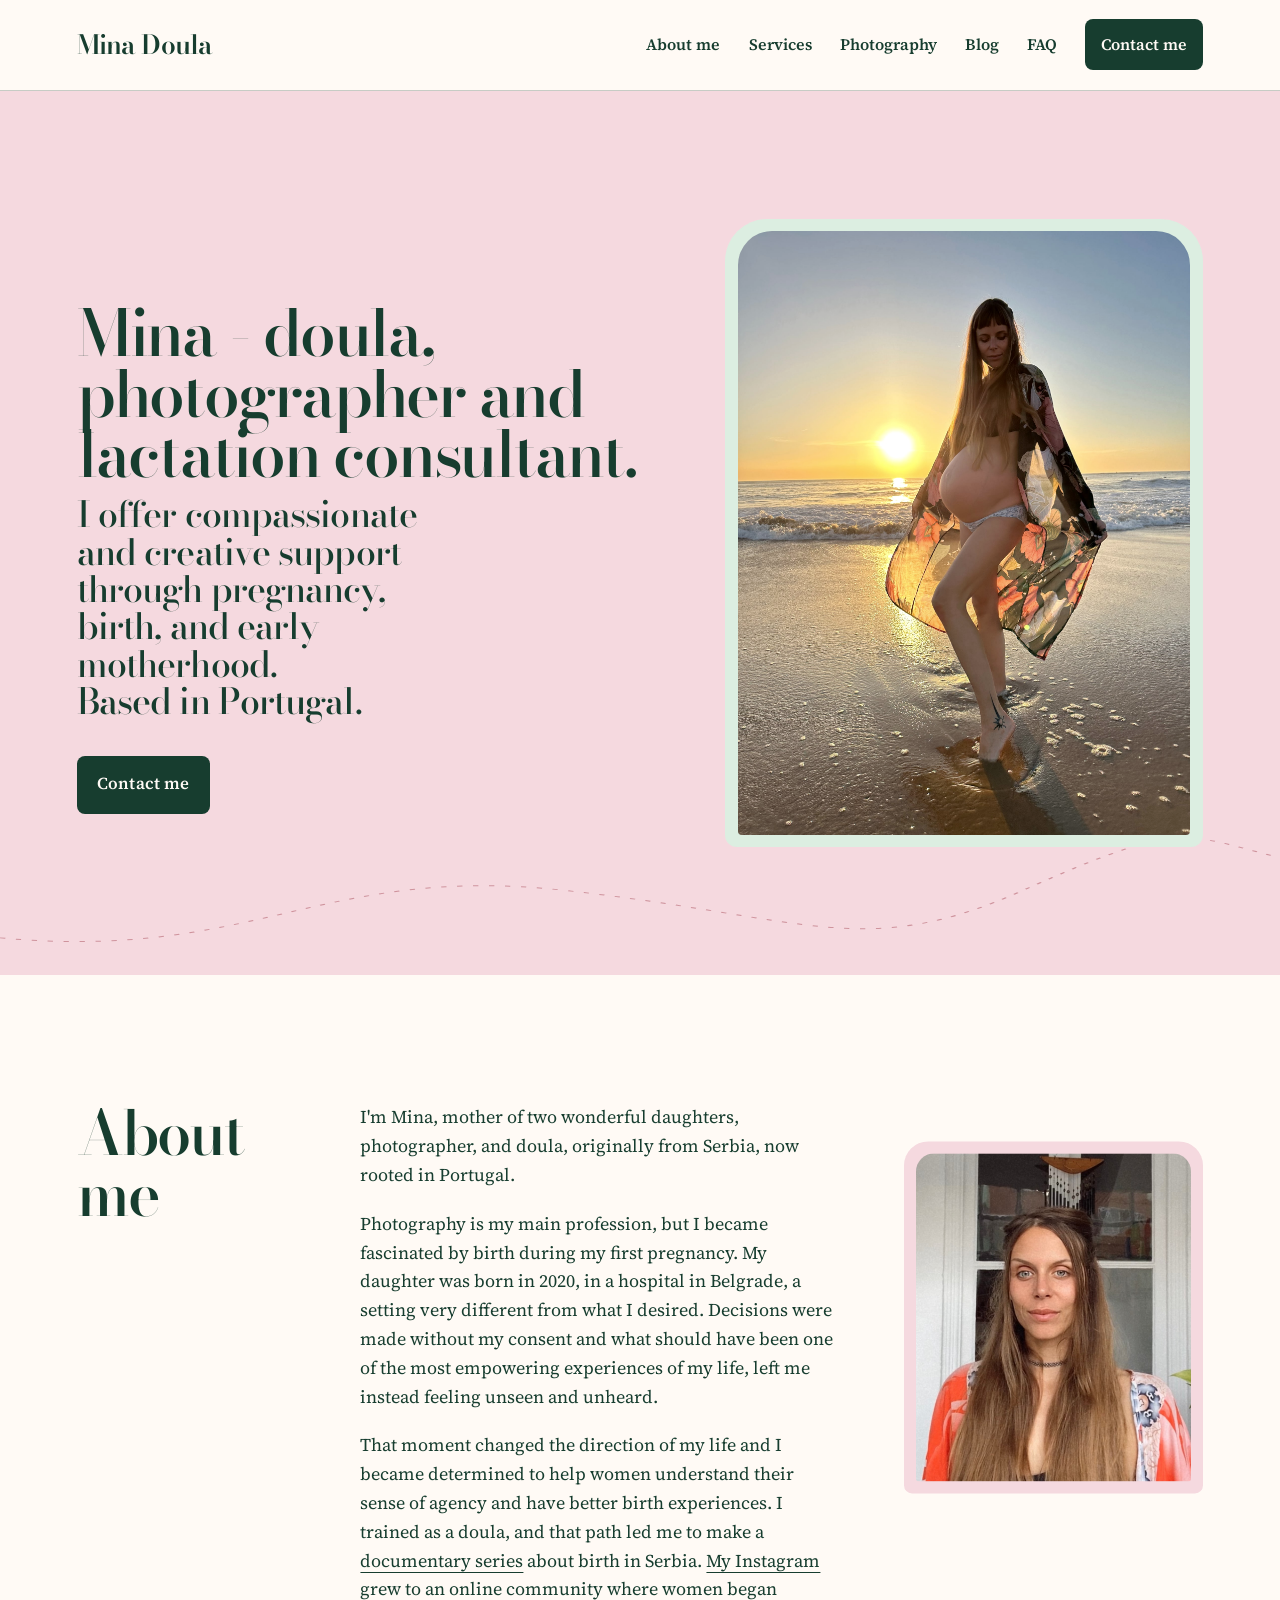
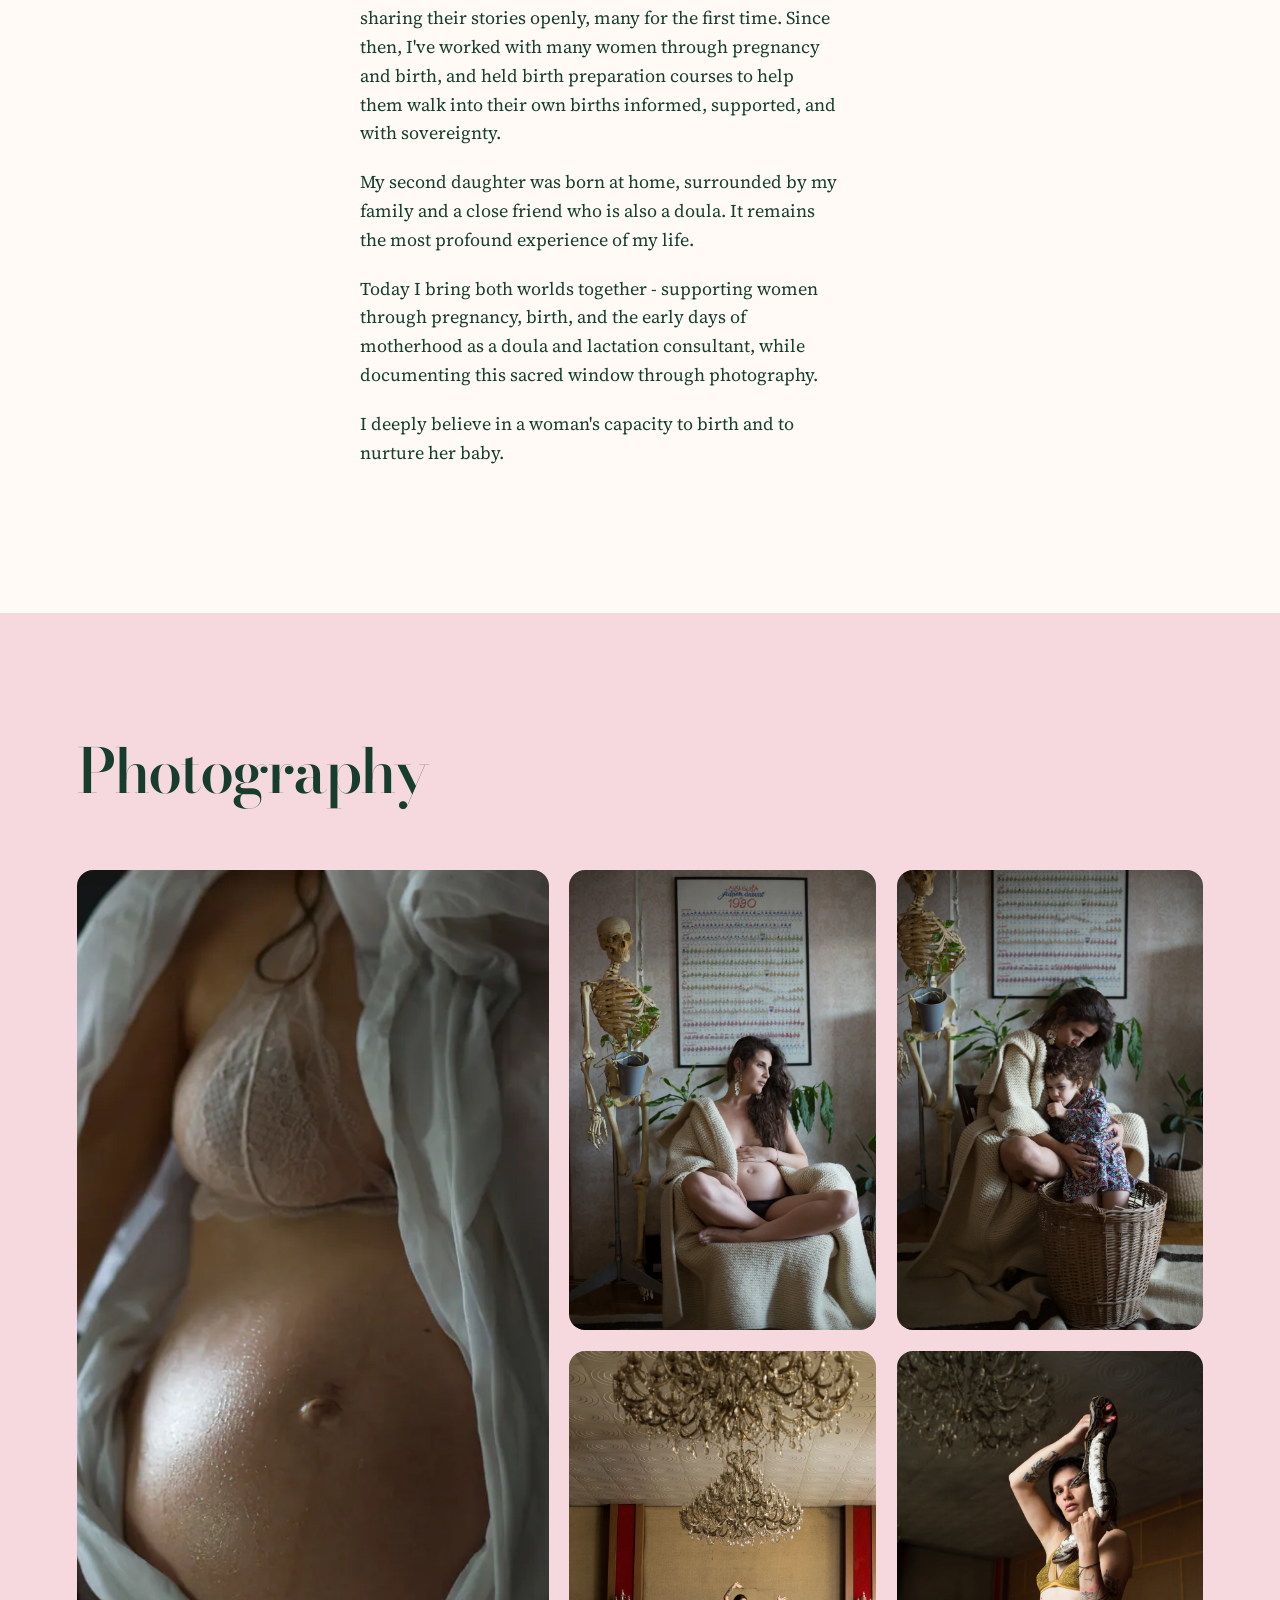
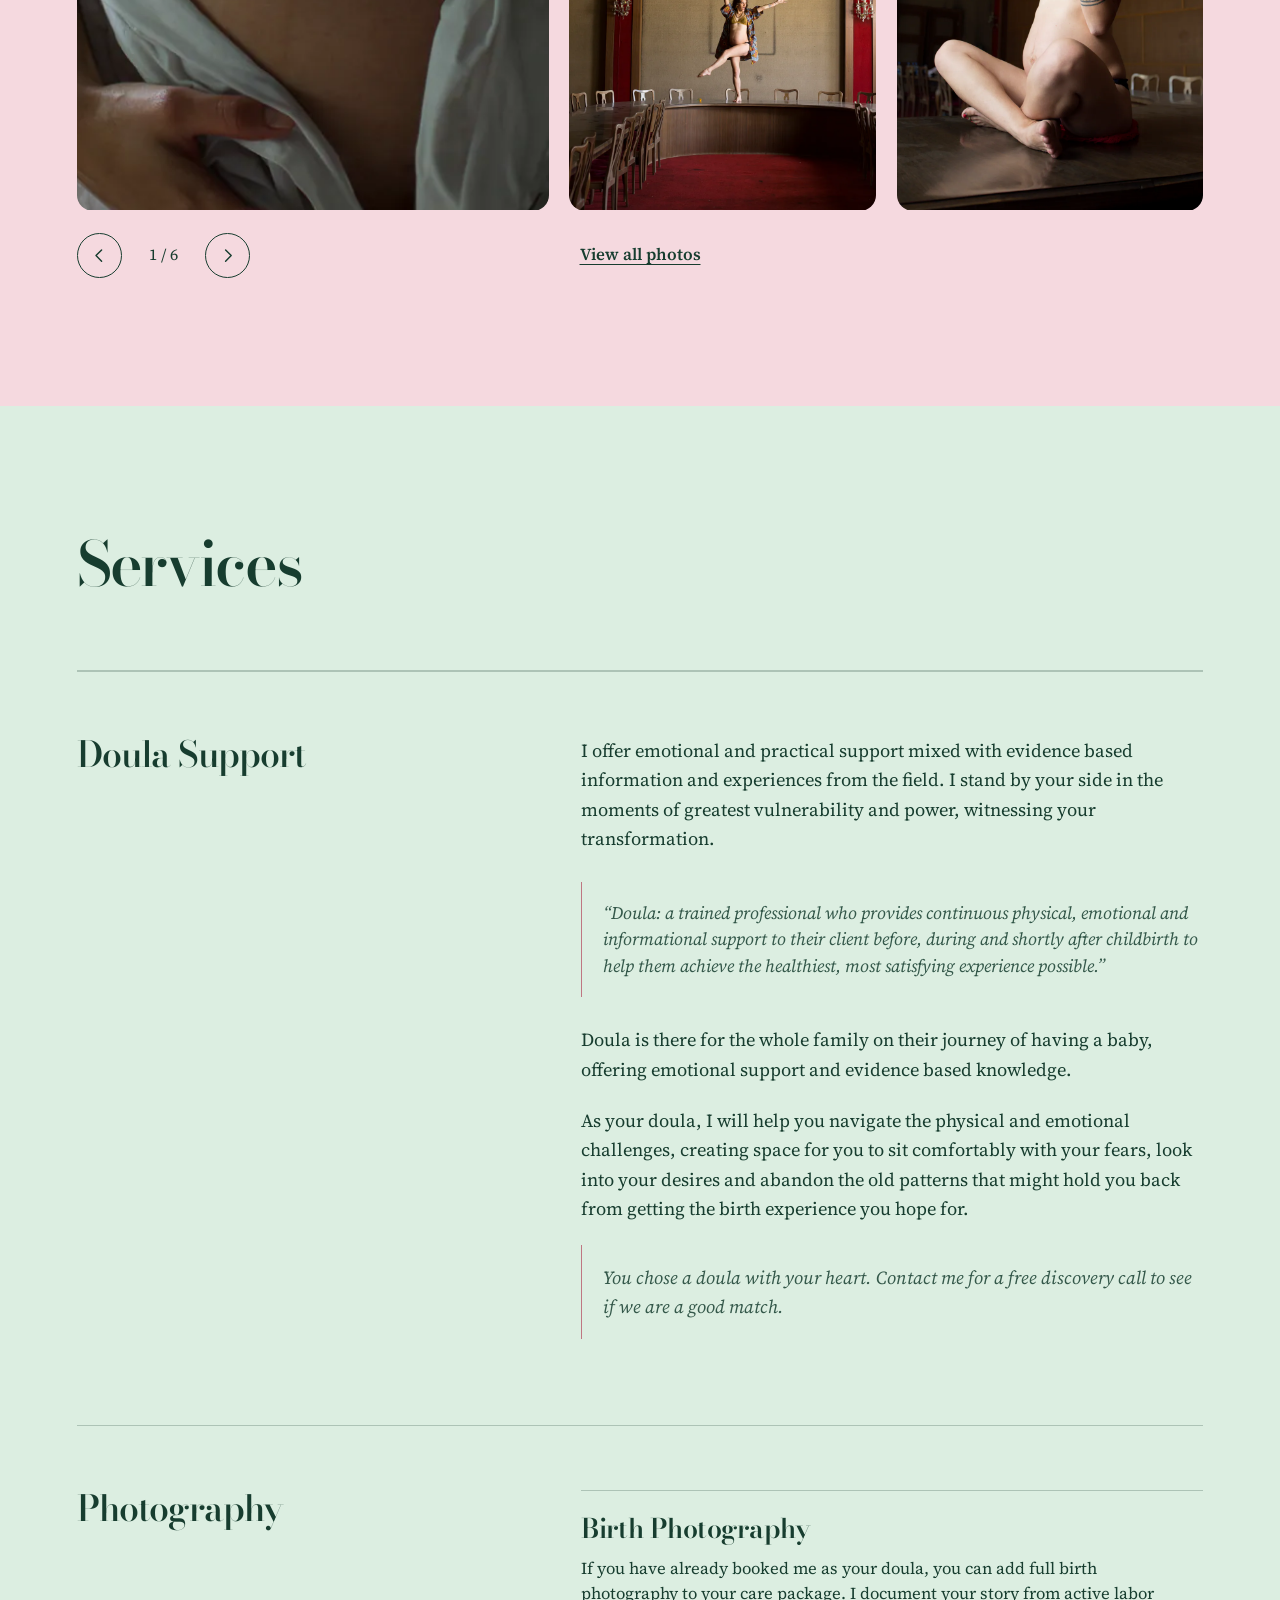
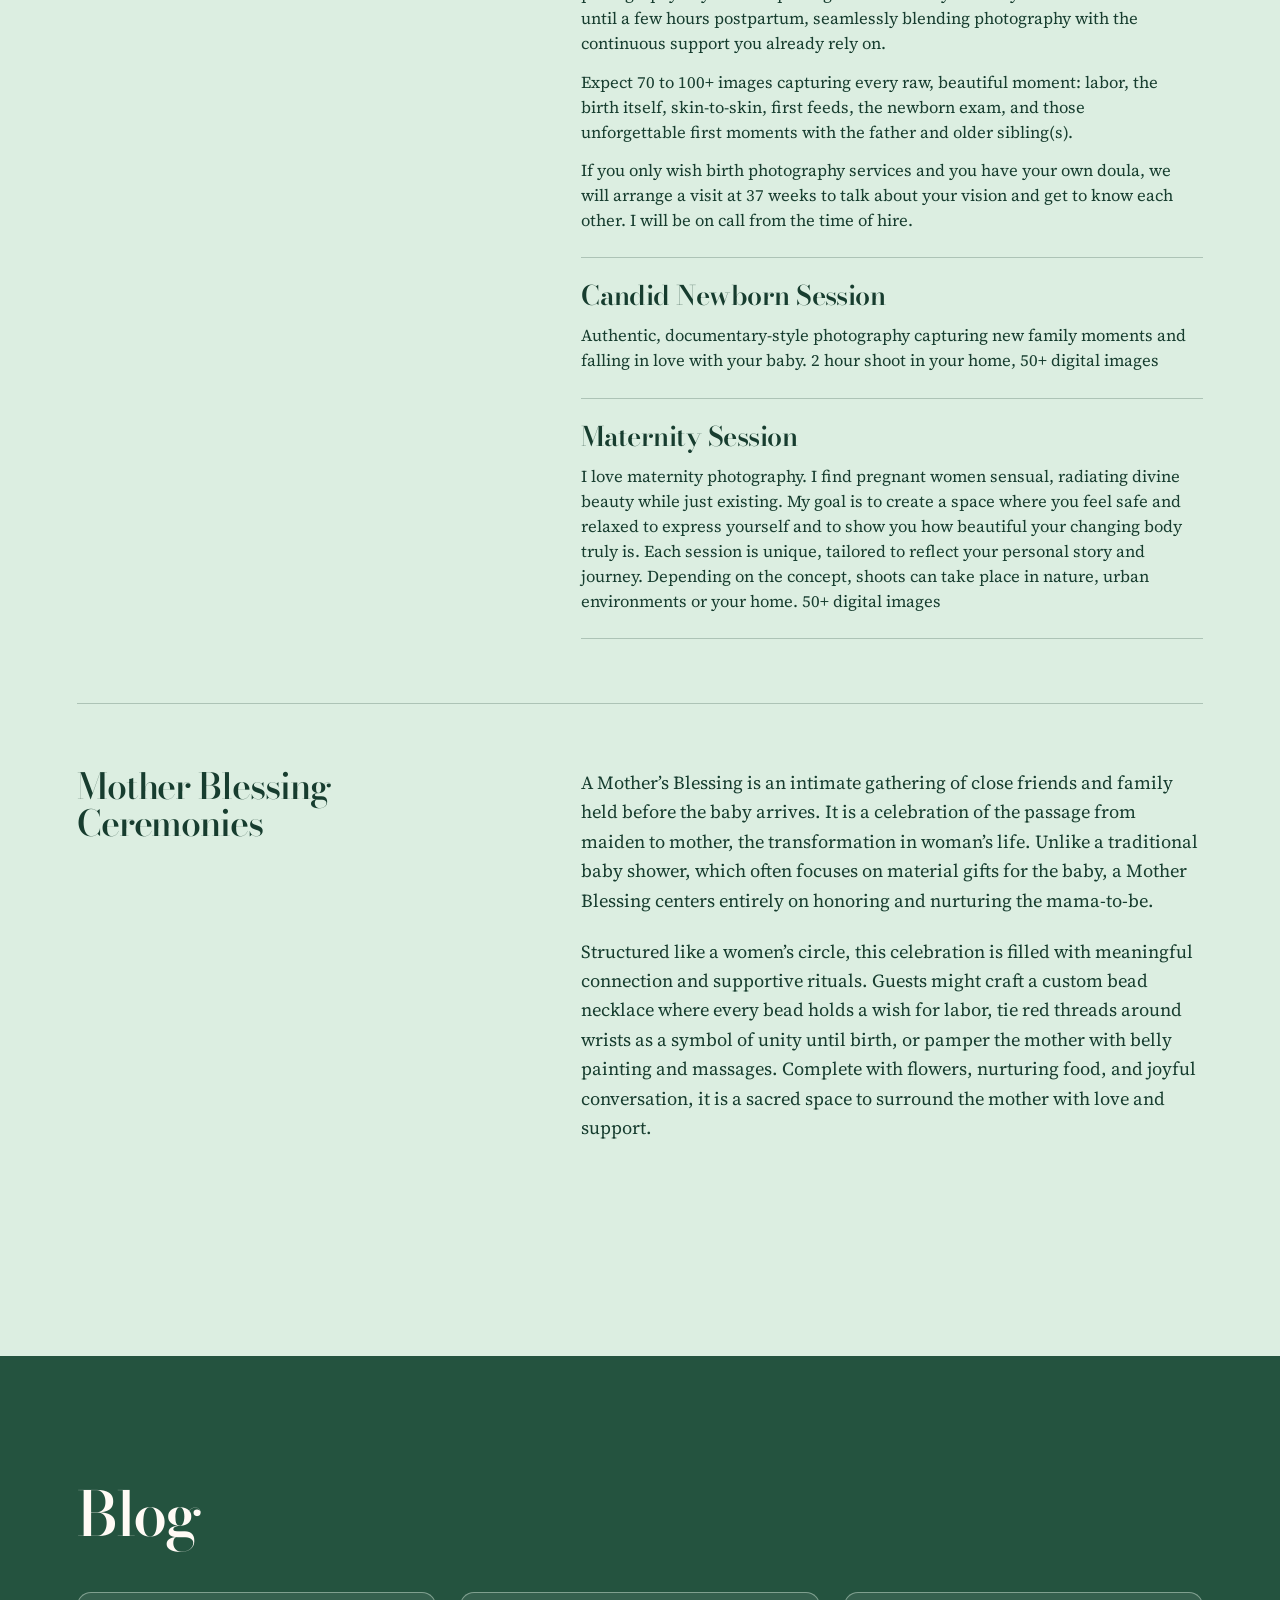
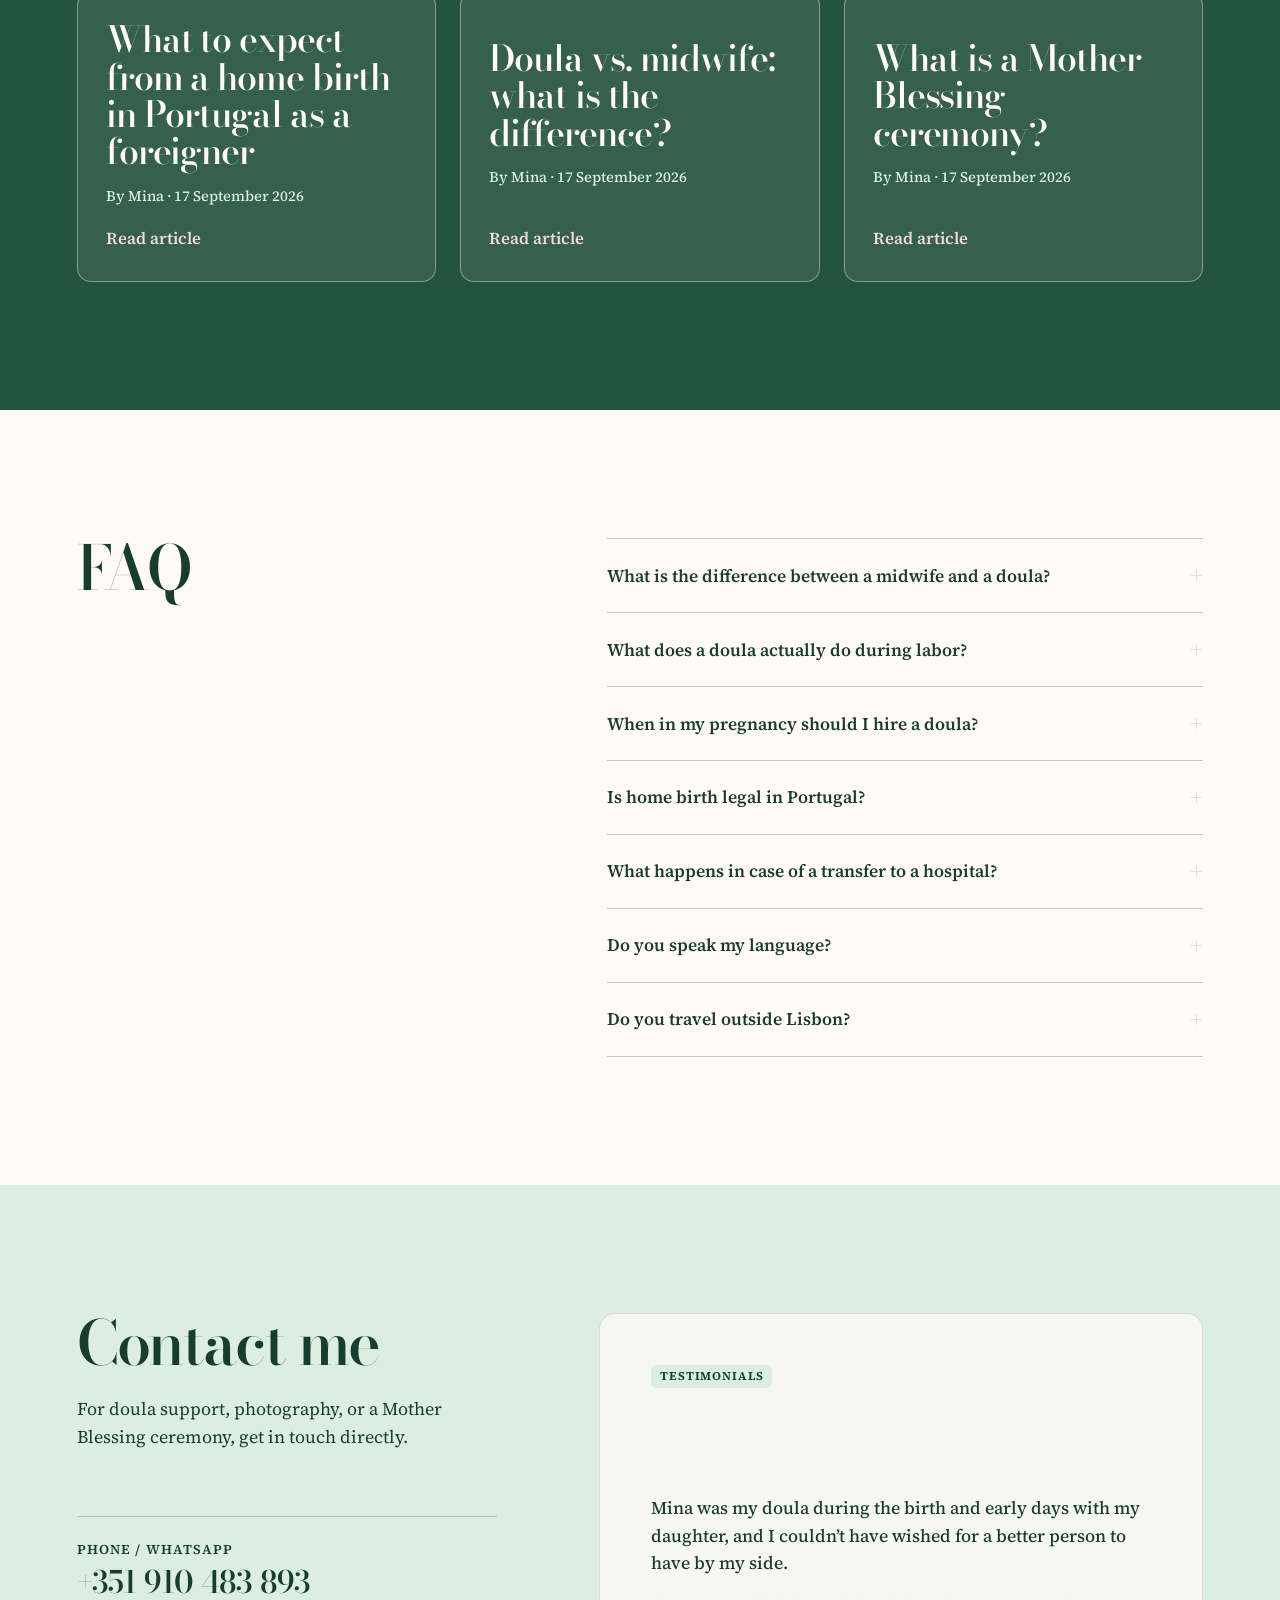
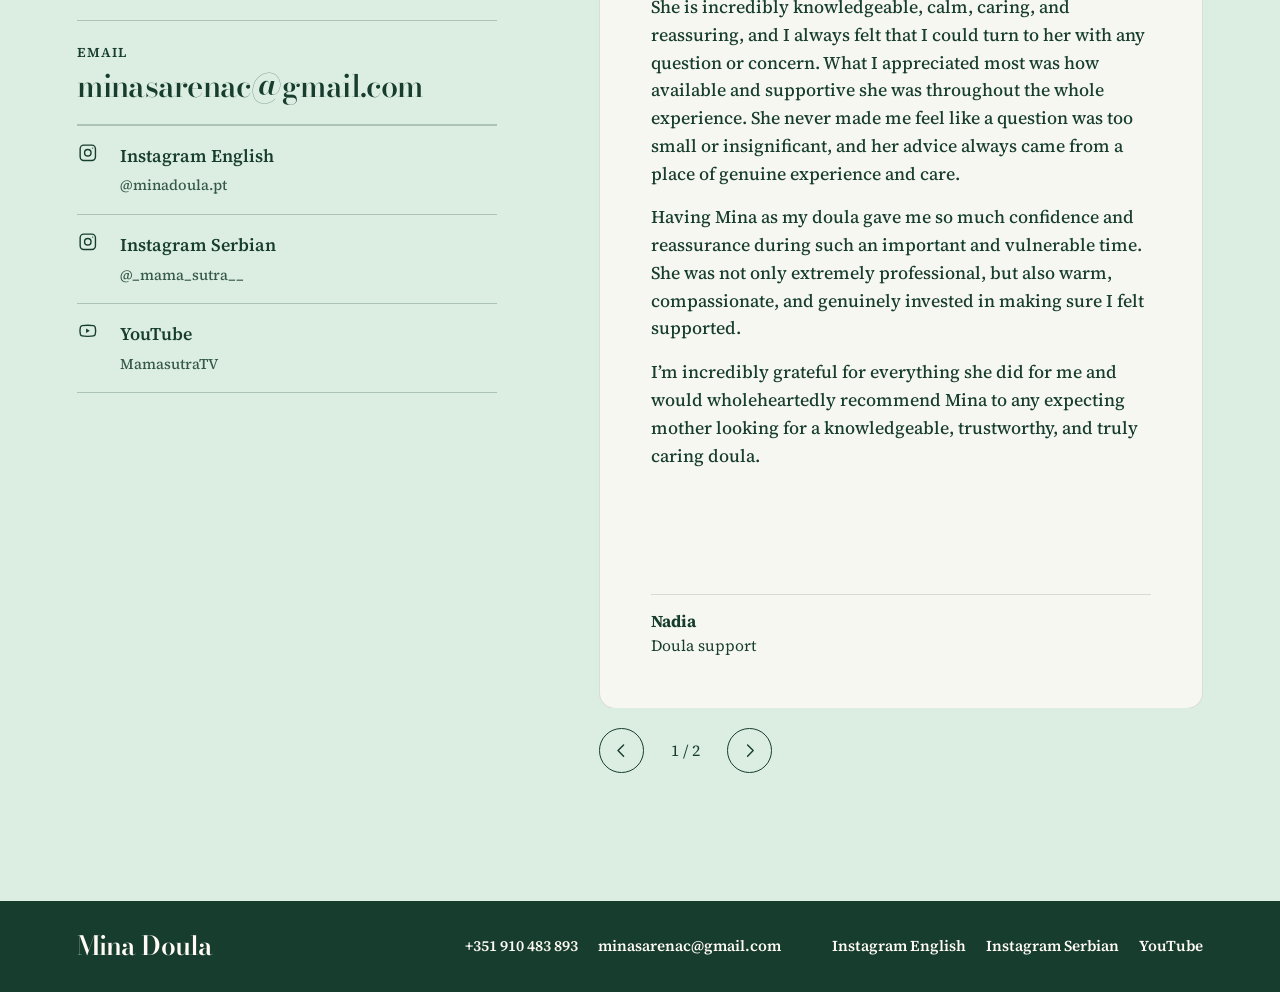
<file: index.html>
<!doctype html>
<html lang="en">
  <head>
    <meta charset="UTF-8" />
    <meta name="viewport" content="width=device-width, initial-scale=1.0" />
    <link rel="icon" href="favicon.svg" type="image/svg+xml" />
    <meta name="description" content="Mina - doula, photographer and lactation consultant. I offer compassionate and creative support through pregnancy, birth, and early motherhood. Based in Portugal." />
    <link rel="canonical" href="https://minadoula.com/" />
    <meta property="og:type" content="website" />
    <meta property="og:site_name" content="Mina Doula" />
    <meta property="og:title" content="Mina Doula — doula, photographer and lactation consultant" />
    <meta property="og:description" content="Compassionate and creative support through pregnancy, birth, and early motherhood in Portugal." />
    <meta property="og:url" content="https://minadoula.com/" />
    <meta property="og:image" content="https://minadoula.com/Images/Website%20Gallery/web/hero.jpg" />
    <meta name="twitter:card" content="summary_large_image" />
    <title>Mina - doula, photographer and lactation consultant</title>
    <link rel="preconnect" href="https://fonts.googleapis.com" />
    <link rel="preconnect" href="https://fonts.gstatic.com" crossorigin />
    <link href="https://fonts.googleapis.com/css2?family=Bodoni+Moda:opsz,wght@6..96,400..800&family=Source+Serif+4:opsz,wght@8..60,400;500;600&display=swap" rel="stylesheet" />
    <link rel="stylesheet" href="styles-feminine.css" />
    <script type="application/ld+json">{"@context":"https://schema.org","@type":"ProfessionalService","name":"Mina Doula","url":"https://minadoula.com/","description":"Doula, photographer and lactation consultant supporting families through pregnancy, birth and early motherhood in Portugal.","telephone":"+351910483893","email":"minasarenac@gmail.com","areaServed":{"@type":"Country","name":"Portugal"},"sameAs":["https://www.instagram.com/minadoula.pt/","https://www.instagram.com/_mama_sutra__?stkn=MW9pOHY4OGxkaHBrdQ==","https://www.youtube.com/@MamasutraTV"],"makesOffer":[{"@type":"Offer","itemOffered":{"@type":"Service","name":"Doula Support"}},{"@type":"Offer","itemOffered":{"@type":"Service","name":"Photography"}},{"@type":"Offer","itemOffered":{"@type":"Service","name":"Mother Blessing Ceremonies"}}]}</script>
  </head>
  <body>
    <a class="skip-link" href="#main">Skip to content</a>
    <div class="page-shell">
      <header class="site-header">
        <a class="wordmark" href="#top" aria-label="Mina Doula home"><span>Mina</span><span>Doula</span></a>
        <button class="menu-toggle" type="button" aria-expanded="false" aria-controls="site-menu">Menu</button>
        <nav id="site-menu" class="site-nav" aria-label="Primary navigation">
          <a href="#about">About me</a><a href="#services">Services</a><a href="#photography">Photography</a><a href="#journal">Blog</a><a href="#faq">FAQ</a><a class="nav-contact" href="#contact">Contact me</a>
        </nav>
      </header>

      <main id="main">
        <section id="top" class="hero section-pad">
          <div class="hero-copy">
            <h1>Mina - doula, photographer and lactation consultant. <span>I offer compassionate and creative support through pregnancy, birth, and early motherhood. Based in Portugal.</span></h1>
            <div class="hero-actions"><a class="button button-sun" href="#contact">Contact me</a></div>
          </div>
          <figure class="hero-image proof-frame"><img src="Images/Website%20Gallery/web/hero.jpg" alt="Mina walking on the beach at sunset" /></figure>
          <svg class="hero-route" viewBox="0 0 1200 360" preserveAspectRatio="none" aria-hidden="true"><path d="M0 282 C240 330 300 130 530 185 S810 330 960 184 S1110 70 1200 118" /></svg>
        </section>

        <section id="about" class="about section-pad">
          <div><h2>About me</h2></div>
          <div class="about-copy"><p>I'm Mina, mother of two wonderful daughters, photographer, and doula, originally from Serbia, now rooted in Portugal.</p><p>Photography is my main profession, but I became fascinated by birth during my first pregnancy. My daughter was born in 2020, in a hospital in Belgrade, a setting very different from what I desired. Decisions were made without my consent and what should have been one of the most empowering experiences of my life, left me instead feeling unseen and unheard.</p><p>That moment changed the direction of my life and I became determined to help women understand their sense of agency and have better birth experiences. I trained as a doula, and that path led me to make a <a href="https://www.youtube.com/@MamasutraTV" target="_blank" rel="noreferrer">documentary series</a> about birth in Serbia. <a href="https://www.instagram.com/_mama_sutra__?stkn=MW9pOHY4OGxkaHBrdQ==" target="_blank" rel="noreferrer">My Instagram</a> grew to an online community where women began sharing their stories openly, many for the first time. Since then, I've worked with many women through pregnancy and birth, and held birth preparation courses to help them walk into their own births informed, supported, and with sovereignty.</p><p>My second daughter was born at home, surrounded by my family and a close friend who is also a doula. It remains the most profound experience of my life.</p><p>Today I bring both worlds together - supporting women through pregnancy, birth, and the early days of motherhood as a doula and lactation consultant, while documenting this sacred window through photography.</p><p>I deeply believe in a woman's capacity to birth and to nurture her baby.</p></div>
          <figure class="about-image"><img src="Images/Website%20Gallery/web/about.jpg" alt="Mina" /></figure>
        </section>

        <section id="photography" class="gallery section-pad">
          <div class="gallery-heading"><h2>Photography</h2></div>
          <div class="bento-carousel" data-carousel aria-roledescription="carousel" aria-label="Photography">
            <div class="carousel-viewport"><div class="carousel-track" data-carousel-track></div></div>
            <div class="carousel-footer">
              <div class="carousel-controls">
                <button class="icon-button" type="button" data-carousel-previous aria-label="Previous photos"><svg aria-hidden="true" viewBox="0 0 24 24"><path d="m14.5 5-7 7 7 7" /></svg></button>
                <p class="carousel-status" data-carousel-status aria-live="polite"></p>
                <button class="icon-button" type="button" data-carousel-next aria-label="Next photos"><svg aria-hidden="true" viewBox="0 0 24 24"><path d="m9.5 5 7 7-7 7" /></svg></button>
              </div>
              <a class="text-link gallery-all-link" href="gallery.html">View all photos</a>
            </div>
          </div>
        </section>

        <section id="services" class="services section-pad">
          <div class="services-intro"><h2>Services</h2></div>
          <div class="service-list">
            <article class="service-item" id="doula-support">
              <div class="service-heading"><h3>Doula Support</h3></div>
              <div class="service-body"><p>I offer emotional and practical support mixed with evidence based information and experiences from the field. I stand by your side in the moments of greatest vulnerability and power, witnessing your transformation.</p><blockquote class="service-definition"><p>“Doula: a trained professional who provides continuous physical, emotional and informational support to their client before, during and shortly after childbirth to help them achieve the healthiest, most satisfying experience possible.”</p></blockquote><p>Doula is there for the whole family on their journey of having a baby, offering emotional support and evidence based knowledge.</p><p>As your doula, I will help you navigate the physical and emotional challenges, creating space for you to sit comfortably with your fears, look into your desires and abandon the old patterns that might hold you back from getting the birth experience you hope for.</p><p class="service-note">You chose a doula with your heart. Contact me for a free discovery call to see if we are a good match.</p></div>
            </article>
            <article class="service-item" id="photography-service">
              <div class="service-heading"><h3>Photography</h3></div>
              <div class="service-body"><div class="package-list package-list-compact"><section><div><h4>Birth Photography</h4></div><p>If you have already booked me as your doula, you can add full birth photography to your care package. I document your story from active labor until a few hours postpartum, seamlessly blending photography with the continuous support you already rely on.</p><p>Expect 70 to 100+ images capturing every raw, beautiful moment: labor, the birth itself, skin-to-skin, first feeds, the newborn exam, and those unforgettable first moments with the father and older sibling(s).</p><p>If you only wish birth photography services and you have your own doula, we will arrange a visit at 37 weeks to talk about your vision and get to know each other. I will be on call from the time of hire.</p></section><section><div><h4>Candid Newborn Session</h4></div><p>Authentic, documentary-style photography capturing new family moments and falling in love with your baby. 2 hour shoot in your home, 50+ digital images</p></section><section><div><h4>Maternity Session</h4></div><p>I love maternity photography. I find pregnant women sensual, radiating divine beauty while just existing. My goal is to create a space where you feel safe and relaxed to express yourself and to show you how beautiful your changing body truly is. Each session is unique, tailored to reflect your personal story and journey. Depending on the concept, shoots can take place in nature, urban environments or your home. 50+ digital images</p></section></div></div>
            </article>
            <article class="service-item">
              <div class="service-heading"><h3>Mother Blessing Ceremonies</h3></div>
              <div class="service-body"><p>A Mother’s Blessing is an intimate gathering of close friends and family held before the baby arrives. It is a celebration of the passage from maiden to mother, the transformation in woman’s life. Unlike a traditional baby shower, which often focuses on material gifts for the baby, a Mother Blessing centers entirely on honoring and nurturing the mama-to-be.</p><p>Structured like a women’s circle, this celebration is filled with meaningful connection and supportive rituals. Guests might craft a custom bead necklace where every bead holds a wish for labor, tie red threads around wrists as a symbol of unity until birth, or pamper the mother with belly painting and massages. Complete with flowers, nurturing food, and joyful conversation, it is a sacred space to surround the mother with love and support.</p></div>
            </article>
          </div>
        </section>

        <section id="journal" class="journal section-pad">
          <div class="journal-title"><h2>Blog</h2></div>
          <div class="journal-list"><article><a href="blog/home-birth-portugal.html"><h3>What to expect from a home birth in Portugal as a foreigner</h3><p class="journal-meta">By Mina <time datetime="2026-09-17">17 September 2026</time></p><span>Read article</span></a></article><article><a href="blog/doula-vs-midwife.html"><h3>Doula vs. midwife: what is the difference?</h3><p class="journal-meta">By Mina <time datetime="2026-09-17">17 September 2026</time></p><span>Read article</span></a></article><article><a href="blog/mothers-blessing.html"><h3>What is a Mother Blessing ceremony?</h3><p class="journal-meta">By Mina <time datetime="2026-09-17">17 September 2026</time></p><span>Read article</span></a></article></div>
        </section>

        <section id="contact" class="contact section-pad" aria-labelledby="contact-title">
          <div class="testimonials">
          <div class="testimonials-content">
            <div class="testimonial-carousel" data-testimonial-carousel aria-roledescription="carousel" aria-label="Client testimonials" tabindex="0">
              <div class="testimonial-viewport"><div class="testimonial-track" data-testimonial-track><figure class="testimonial-slide"><blockquote><p>Mina was my doula during the birth and early days with my daughter, and I couldn’t have wished for a better person to have by my side.</p><p>She is incredibly knowledgeable, calm, caring, and reassuring, and I always felt that I could turn to her with any question or concern. What I appreciated most was how available and supportive she was throughout the whole experience. She never made me feel like a question was too small or insignificant, and her advice always came from a place of genuine experience and care.</p><p>Having Mina as my doula gave me so much confidence and reassurance during such an important and vulnerable time. She was not only extremely professional, but also warm, compassionate, and genuinely invested in making sure I felt supported.</p><p>I’m incredibly grateful for everything she did for me and would wholeheartedly recommend Mina to any expecting mother looking for a knowledgeable, trustworthy, and truly caring doula.</p></blockquote><figcaption><strong>Nadia</strong><span>Doula support</span></figcaption></figure><figure class="testimonial-slide"><blockquote><p>Thank you from the bottom of our hearts for the birth preparation course. We came out of this experience with so much more peace, confidence, and trust.</p><p>From the very beginning we felt comfortable, supported, and safe, which meant so much to us during this important time.</p><p>The way you combined professional knowledge with personal experience brought warmth, clarity, and a real sense that we're better prepared for what's coming.</p><p>It meant a lot to us that the birth preparation included partners too, because we went through every topic together and now feel like a team that knows how to support each other through the process of our baby's arrival.</p><p>This education is truly worth its weight in gold, no matter where a woman gives birth — at home or in a hospital. It helps you experience birth as an empowering and beautiful moment, rather than something that brings fear.</p><p>I also believe it can give some couples the confidence to consider a home birth and experience this beautiful act in the way that feels most natural to them.</p><p>Wholeheartedly recommended to all expecting moms (and dads)</p><p>Thank you for being part of our beginning.</p></blockquote><figcaption><strong>Tamara, Nemanja and baby Helena</strong><span>Birth preparation course</span></figcaption></figure></div></div>
              <div class="testimonial-controls"><button class="icon-button" type="button" data-testimonial-previous aria-label="Previous testimonial"><svg aria-hidden="true" viewBox="0 0 24 24"><path d="m14.5 5-7 7 7 7" /></svg></button><p class="testimonial-status" data-testimonial-status aria-live="polite"></p><button class="icon-button" type="button" data-testimonial-next aria-label="Next testimonial"><svg aria-hidden="true" viewBox="0 0 24 24"><path d="m9.5 5 7 7-7 7" /></svg></button></div>
            </div>
          </div>
          </div>
          <div class="contact-info"><div class="contact-copy"><h2 id="contact-title">Contact me</h2><p class="contact-intro">For doula support, photography, or a Mother Blessing ceremony, get in touch directly.</p><div class="contact-details"><a class="contact-method" href="tel:+351910483893"><span>Phone / WhatsApp</span><strong>+351 910 483 893</strong></a><a class="contact-method" href="mailto:minasarenac@gmail.com?subject=Hello%20Mina" title="Open a new email to Mina"><span>Email</span><strong>minasarenac@gmail.com</strong></a></div></div><div class="contact-socials" aria-label="Social links"><a class="social-link" href="https://www.instagram.com/minadoula.pt/" target="_blank" rel="noreferrer"><svg aria-hidden="true" viewBox="0 0 24 24"><rect x="3.5" y="3.5" width="17" height="17" rx="4" /><circle cx="12" cy="12" r="3.6" /><circle cx="17.4" cy="6.7" r=".7" fill="currentColor" stroke="none" /></svg><span>Instagram English</span><span class="social-handle">@minadoula.pt</span></a><a class="social-link" href="https://www.youtube.com/@MamasutraTV" target="_blank" rel="noreferrer"><svg aria-hidden="true" viewBox="0 0 24 24"><path d="M20.25 8.2a2.7 2.7 0 0 0-1.9-1.9C16.66 5.85 12 5.85 12 5.85s-4.66 0-6.35.45a2.7 2.7 0 0 0-1.9 1.9A28.2 28.2 0 0 0 3.3 12a28.2 28.2 0 0 0 .45 3.8 2.7 2.7 0 0 0 1.9 1.9c1.69.45 6.35.45 6.35.45s4.66 0 6.35-.45a2.7 2.7 0 0 0 1.9-1.9A28.2 28.2 0 0 0 20.7 12a28.2 28.2 0 0 0-.45-3.8Z" /><path d="m10.1 9.45 4.15 2.55-4.15 2.55V9.45Z" fill="currentColor" stroke="none" /></svg><span>YouTube</span><span class="social-handle">MamasutraTV</span></a></div></div>
        </section>

        <section id="faq" class="faq section-pad" aria-labelledby="faq-title">
          <h2 id="faq-title">FAQ</h2>
          <div class="faq-list">
            <details><summary>What is the difference between a midwife and a doula?</summary><p>Midwives are licensed medical professionals responsible for monitoring the health and safety of the mother and baby, performing medical exams, managing complications and prescribing medication. Doulas provide non-medical, continuous emotional, informational and physical support, helping you navigate decision-making, physical comfort, and postpartum transition.</p></details>
            <details><summary>What does a doula actually do during labor?</summary><p>Some women like to be in their zone and anything but silent presence is distracting for them, while others love to be held, massaged and reassured often. I offer continuous support of your preference, holding space so you feel safe and undisturbed.</p><p>In a clinical setting I assist you in navigating conversations with midwives and medical staff. I help you understand what's being offered or recommended so you can make informed decisions.</p></details>
            <details><summary>When in my pregnancy should I hire a doula?</summary><p>Most clients hire a doula during their second trimester (around 20-28 weeks), but you can reach out at any stage of pregnancy. Starting earlier gives us time to build trust and go through birth preparation together, but it's never "too late" to ask.</p></details>
            <details><summary>Is home birth legal in Portugal?</summary><p>Yes. It is legal, but not covered by health insurance.</p></details>
            <details><summary>What happens in case of a transfer to a hospital?</summary><p>Experienced midwives are skilled at distinguishing subtle variations of normal labor from true pathology. If a genuine medical emergency arises, the midwife will recommend a hospital transfer. As a doula, I accompany a woman during the transfer and continue supporting her inside the hospital, whenever facility rules permit.</p></details>
            <details><summary>Do you speak my language?</summary><p>I speak English, Serbian and I’m in the process of learning Portuguese</p></details>
            <details><summary>Do you travel outside Lisbon?</summary><p>Yes. I live in Costa de Caparica, but I travel around Portugal.</p></details>
          </div>
        </section>

      </main>
      <footer class="site-footer"><a class="wordmark" href="#top" aria-label="Mina Doula home"><span>Mina</span><span>Doula</span></a><div class="footer-contact"><a href="tel:+351910483893">+351 910 483 893</a><a href="mailto:minasarenac@gmail.com">minasarenac@gmail.com</a></div><div class="footer-socials"><a href="https://www.instagram.com/minadoula.pt/" target="_blank" rel="noreferrer">Instagram English</a><a href="https://www.instagram.com/_mama_sutra__?stkn=MW9pOHY4OGxkaHBrdQ==" target="_blank" rel="noreferrer">Instagram Serbian</a><a href="https://www.youtube.com/@MamasutraTV" target="_blank" rel="noreferrer">YouTube</a></div></footer>
    </div>
    <script src="script.js?v=8"></script>
</body>
</html>
</file>
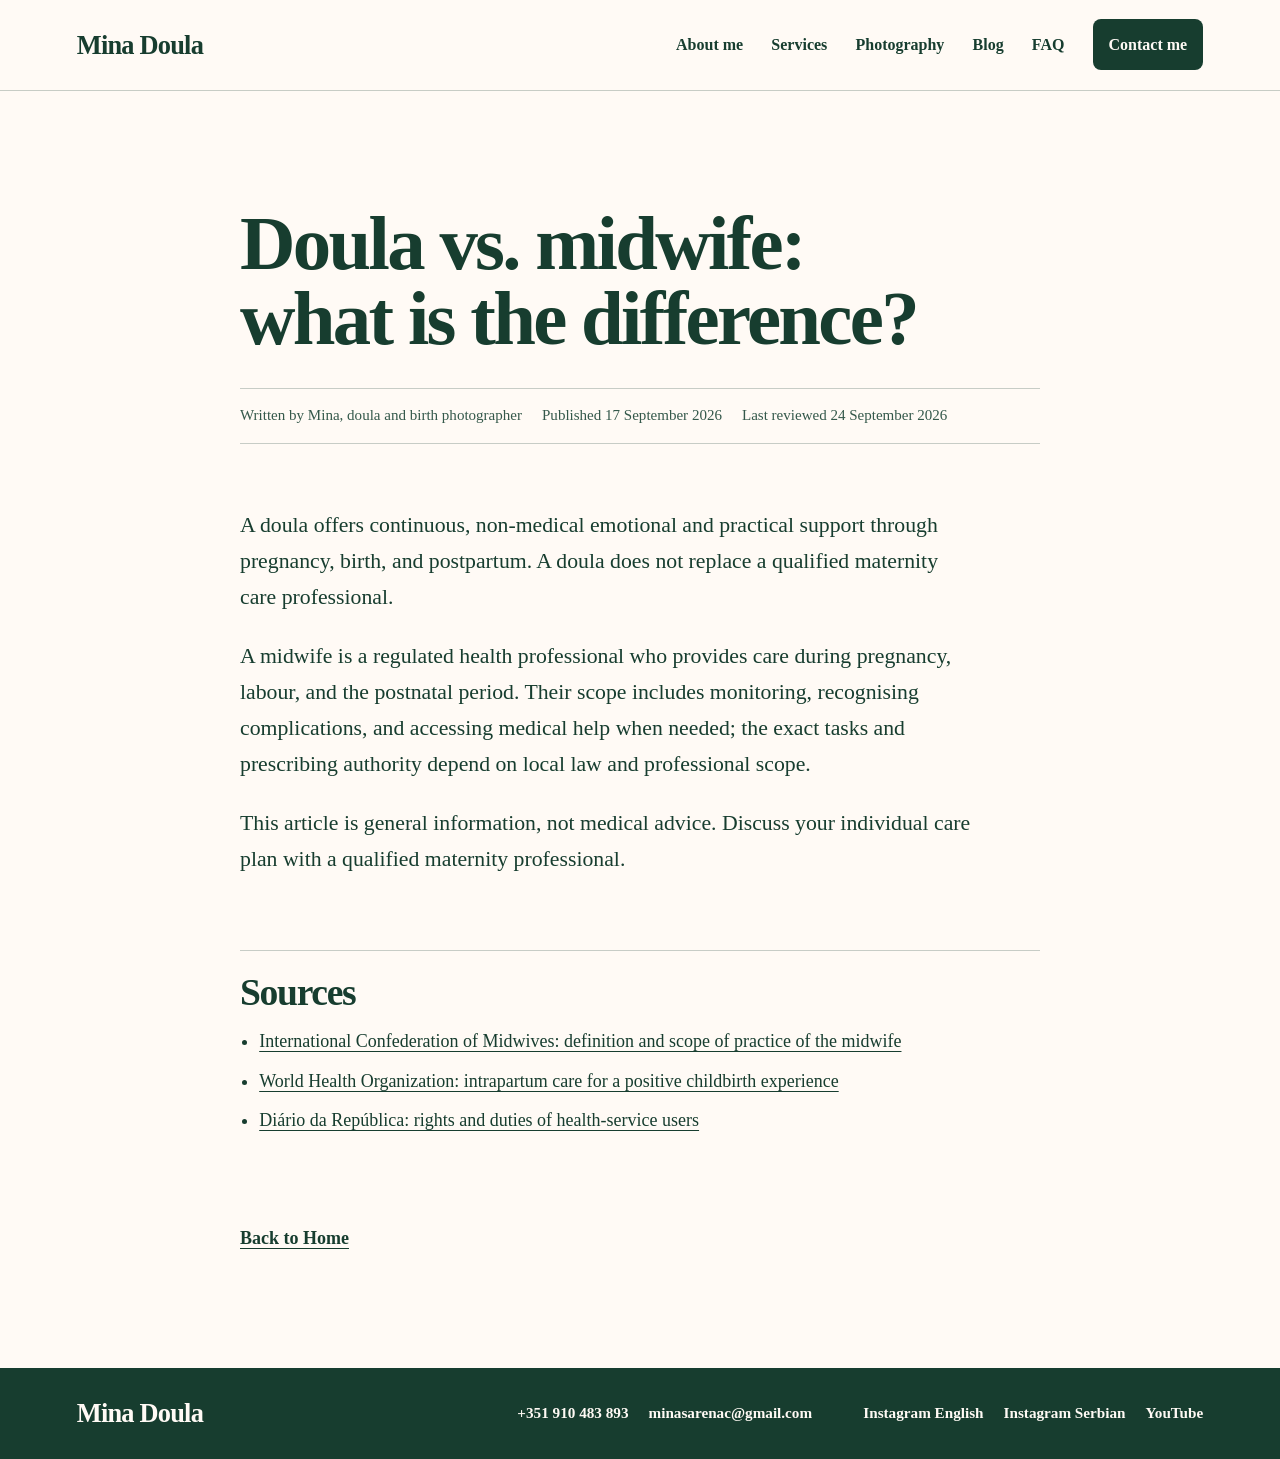
<file: blog/doula-vs-midwife.html>
<!DOCTYPE html>
<html lang="en">
  <head>
    <meta charset="UTF-8" />
    <meta name="viewport" content="width=device-width, initial-scale=1.0" />
    <link rel="icon" href="../favicon.svg" type="image/svg+xml" />
    <meta name="description" content="An explanation of the difference between a doula and a midwife, from Mina Doula." />
    <link rel="canonical" href="https://minadoula.com/blog/doula-vs-midwife.html" />
    <meta property="og:type" content="article" />
    <meta property="og:site_name" content="Mina Doula" />
    <meta property="og:title" content="Doula vs. midwife: what is the difference?" />
    <meta property="og:description" content="An explanation of the difference between a doula and a midwife, from Mina Doula." />
    <meta property="og:url" content="https://minadoula.com/blog/doula-vs-midwife.html" />
    <meta property="og:image" content="https://minadoula.com/Images/About%20me/mina-at-sunset.jpeg" />
    <meta property="article:published_time" content="2026-09-17" />
    <meta property="article:modified_time" content="2026-09-24" />
    <meta name="twitter:card" content="summary_large_image" />
    <title>Doula vs. midwife: what is the difference? | Mina Doula</title>
    <link rel="preconnect" href="https://fonts.googleapis.com" />
    <link rel="preconnect" href="https://fonts.gstatic.com" crossorigin />
    <link href="https://fonts.googleapis.com/css2?family=DM+Mono:wght@400;500&family=Fraunces:opsz,wght@9..144,500;9..144,600&family=Manrope:wght@500;600;700&display=swap" rel="stylesheet" />
    <link rel="stylesheet" href="../styles-feminine.css" />
    <script type="application/ld+json">{"@context":"https://schema.org","@type":"BlogPosting","headline":"Doula vs. midwife: what is the difference?","description":"An explanation of the difference between a doula and a midwife, from Mina Doula.","mainEntityOfPage":"https://minadoula.com/blog/doula-vs-midwife.html","datePublished":"2026-09-17","dateModified":"2026-09-24","author":{"@type":"Person","name":"Mina","description":"Doula and birth photographer"},"publisher":{"@type":"Organization","name":"Mina Doula"}}</script>
  </head>
  <body>
    <a class="skip-link" href="#main">Skip to content</a>
    <div class="page-shell">
      <header class="site-header"><a class="wordmark" href="../index.html#top" aria-label="Mina Doula home"><span>Mina</span><span>Doula</span></a><nav class="site-nav" aria-label="Primary navigation"><a href="../index.html#about">About me</a><a href="../index.html#services">Services</a><a href="../index.html#photography">Photography</a><a href="../index.html#journal">Blog</a><a href="../index.html#faq">FAQ</a><a class="nav-contact" href="../index.html#contact">Contact me</a></nav></header>
      <main id="main" class="blog-post-main"><article class="blog-post"><h1>Doula vs. midwife: what is the difference?</h1><div class="article-metadata" aria-label="Article details"><p>Written by Mina, doula and birth photographer</p><p><time datetime="2026-09-17">Published 17 September 2026</time></p><p><time datetime="2026-09-24">Last reviewed 24 September 2026</time></p></div><div class="blog-post-copy"><p>A doula offers continuous, non-medical emotional and practical support through pregnancy, birth, and postpartum. A doula does not replace a qualified maternity care professional.</p><p>A midwife is a regulated health professional who provides care during pregnancy, labour, and the postnatal period. Their scope includes monitoring, recognising complications, and accessing medical help when needed; the exact tasks and prescribing authority depend on local law and professional scope.</p><p>This article is general information, not medical advice. Discuss your individual care plan with a qualified maternity professional.</p></div><section class="article-sources" aria-labelledby="doula-midwife-sources"><h2 id="doula-midwife-sources">Sources</h2><ul><li><a href="https://internationalmidwives.org/resources/international-definition-of-the-midwife/">International Confederation of Midwives: definition and scope of practice of the midwife</a></li><li><a href="https://www.who.int/publications/i/item/9789241550215">World Health Organization: intrapartum care for a positive childbirth experience</a></li><li><a href="https://diariodarepublica.pt/dr/legislacao-consolidada/lei/2014-106901319">Diário da República: rights and duties of health-service users</a></li></ul></section><a class="blog-post-return" href="../index.html">Back to Home</a></article></main>
      <footer class="site-footer"><a class="wordmark" href="../index.html" aria-label="Mina Doula home"><span>Mina</span><span>Doula</span></a><div class="footer-contact"><a href="tel:+351910483893">+351 910 483 893</a><a href="mailto:minasarenac@gmail.com">minasarenac@gmail.com</a></div><div class="footer-socials"><a href="https://www.instagram.com/minadoula.pt/" target="_blank" rel="noreferrer">Instagram English</a><a href="https://www.instagram.com/_mama_sutra__?stkn=MW9pOHY4OGxkaHBrdQ==" target="_blank" rel="noreferrer">Instagram Serbian</a><a href="https://www.youtube.com/@MamasutraTV" target="_blank" rel="noreferrer">YouTube</a></div></footer>
    </div>
  </body>
</html>
</file>
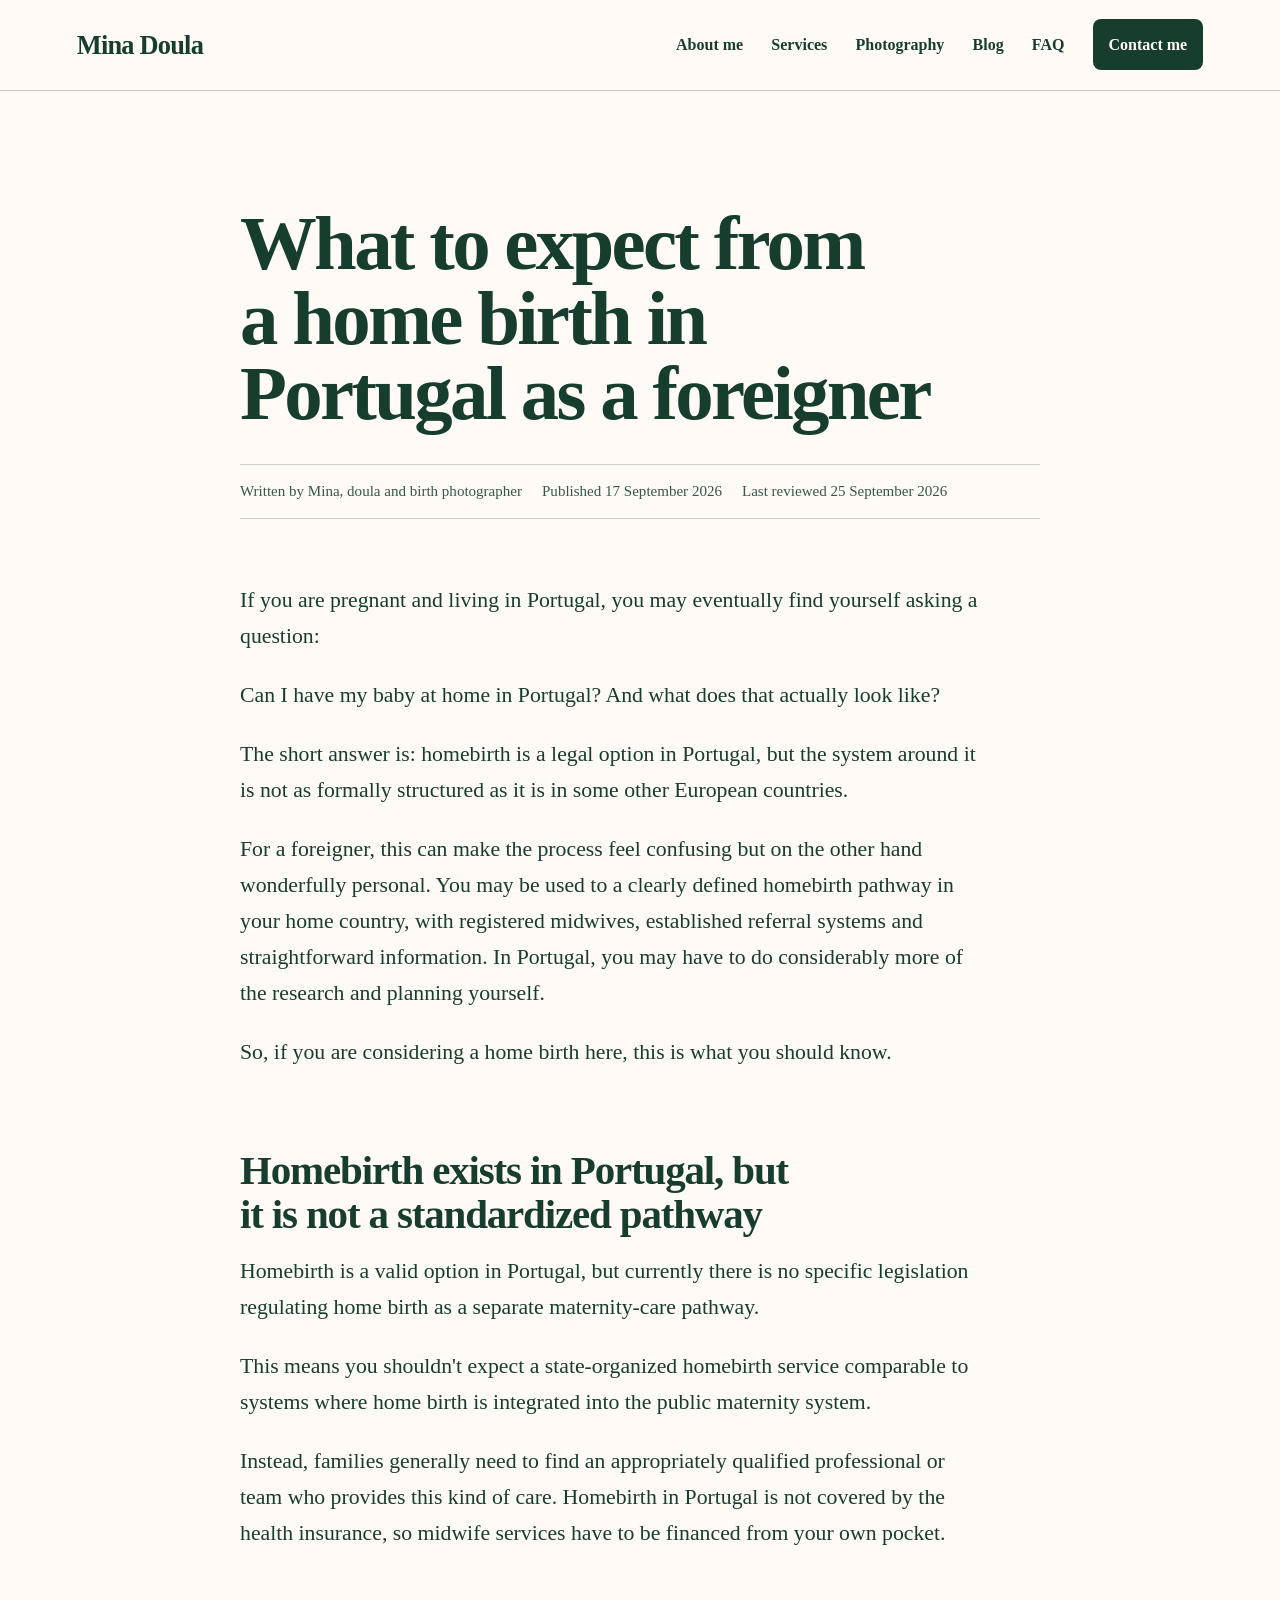
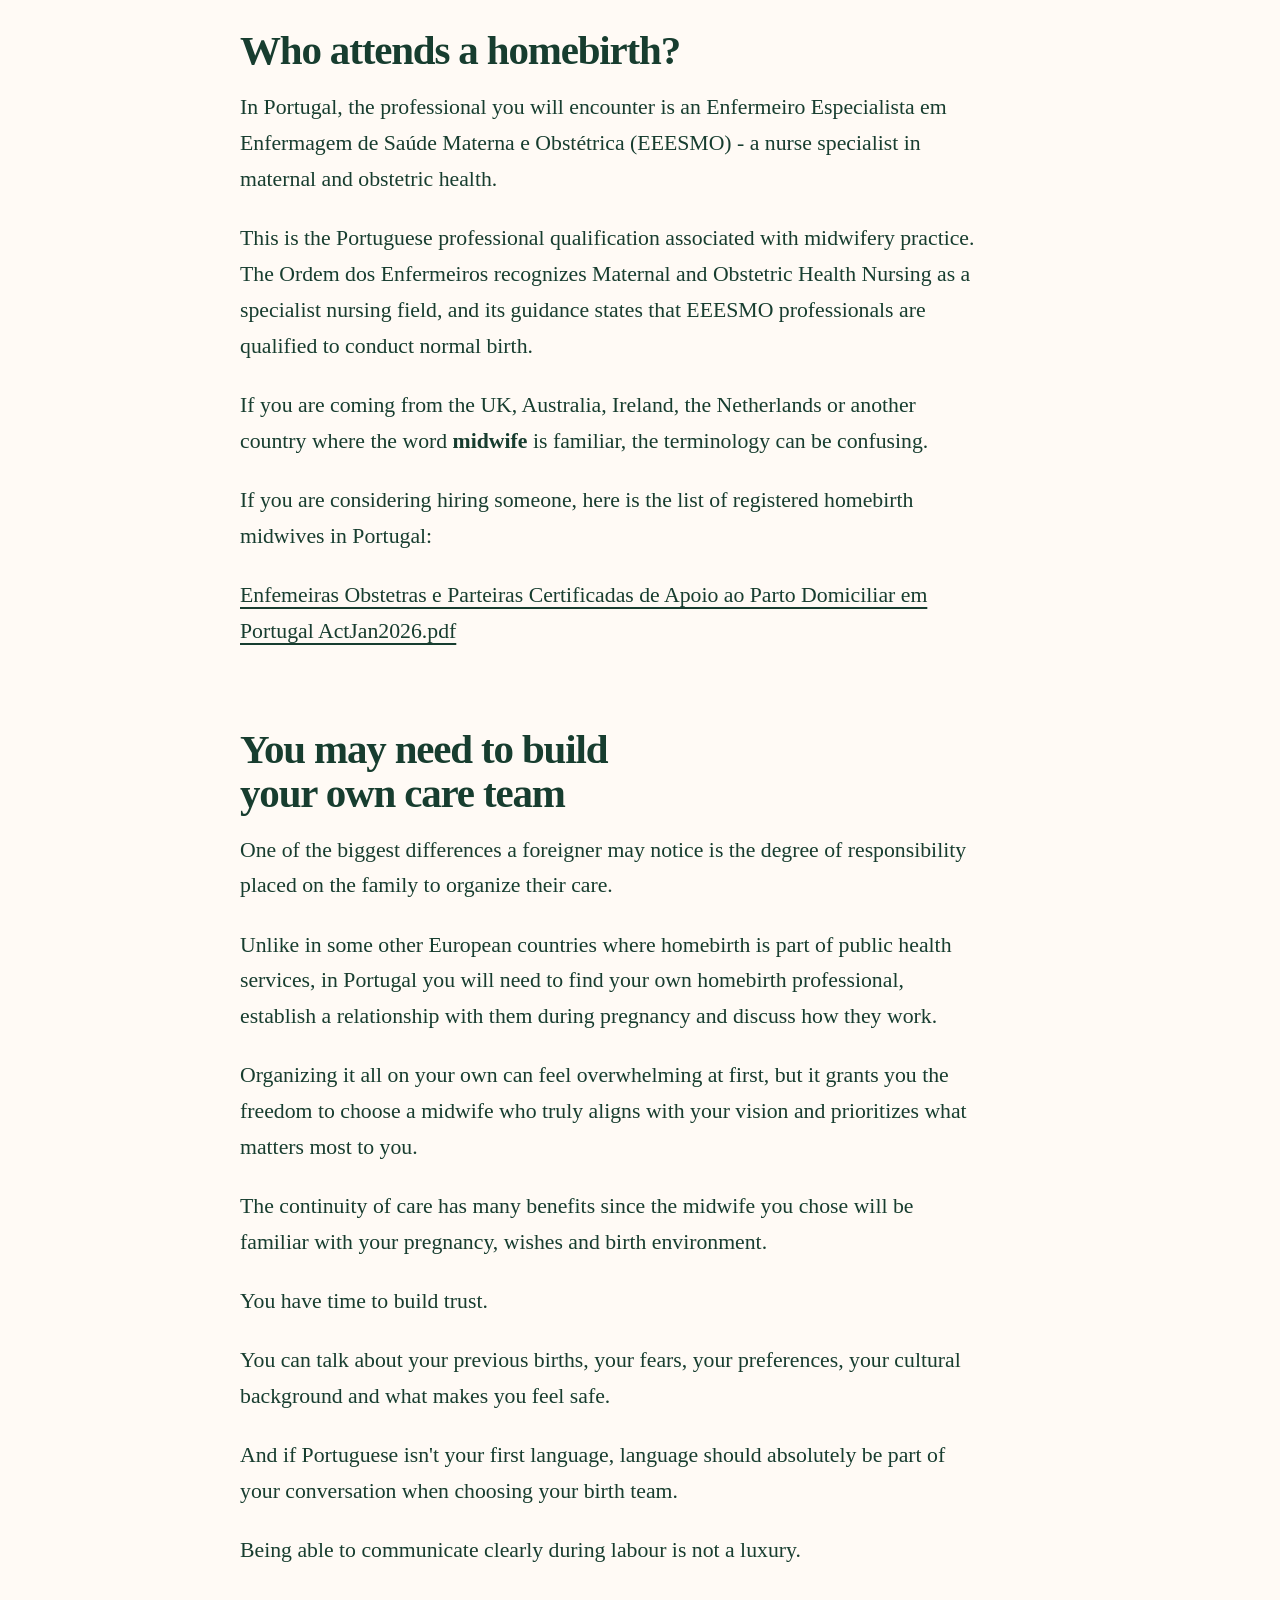
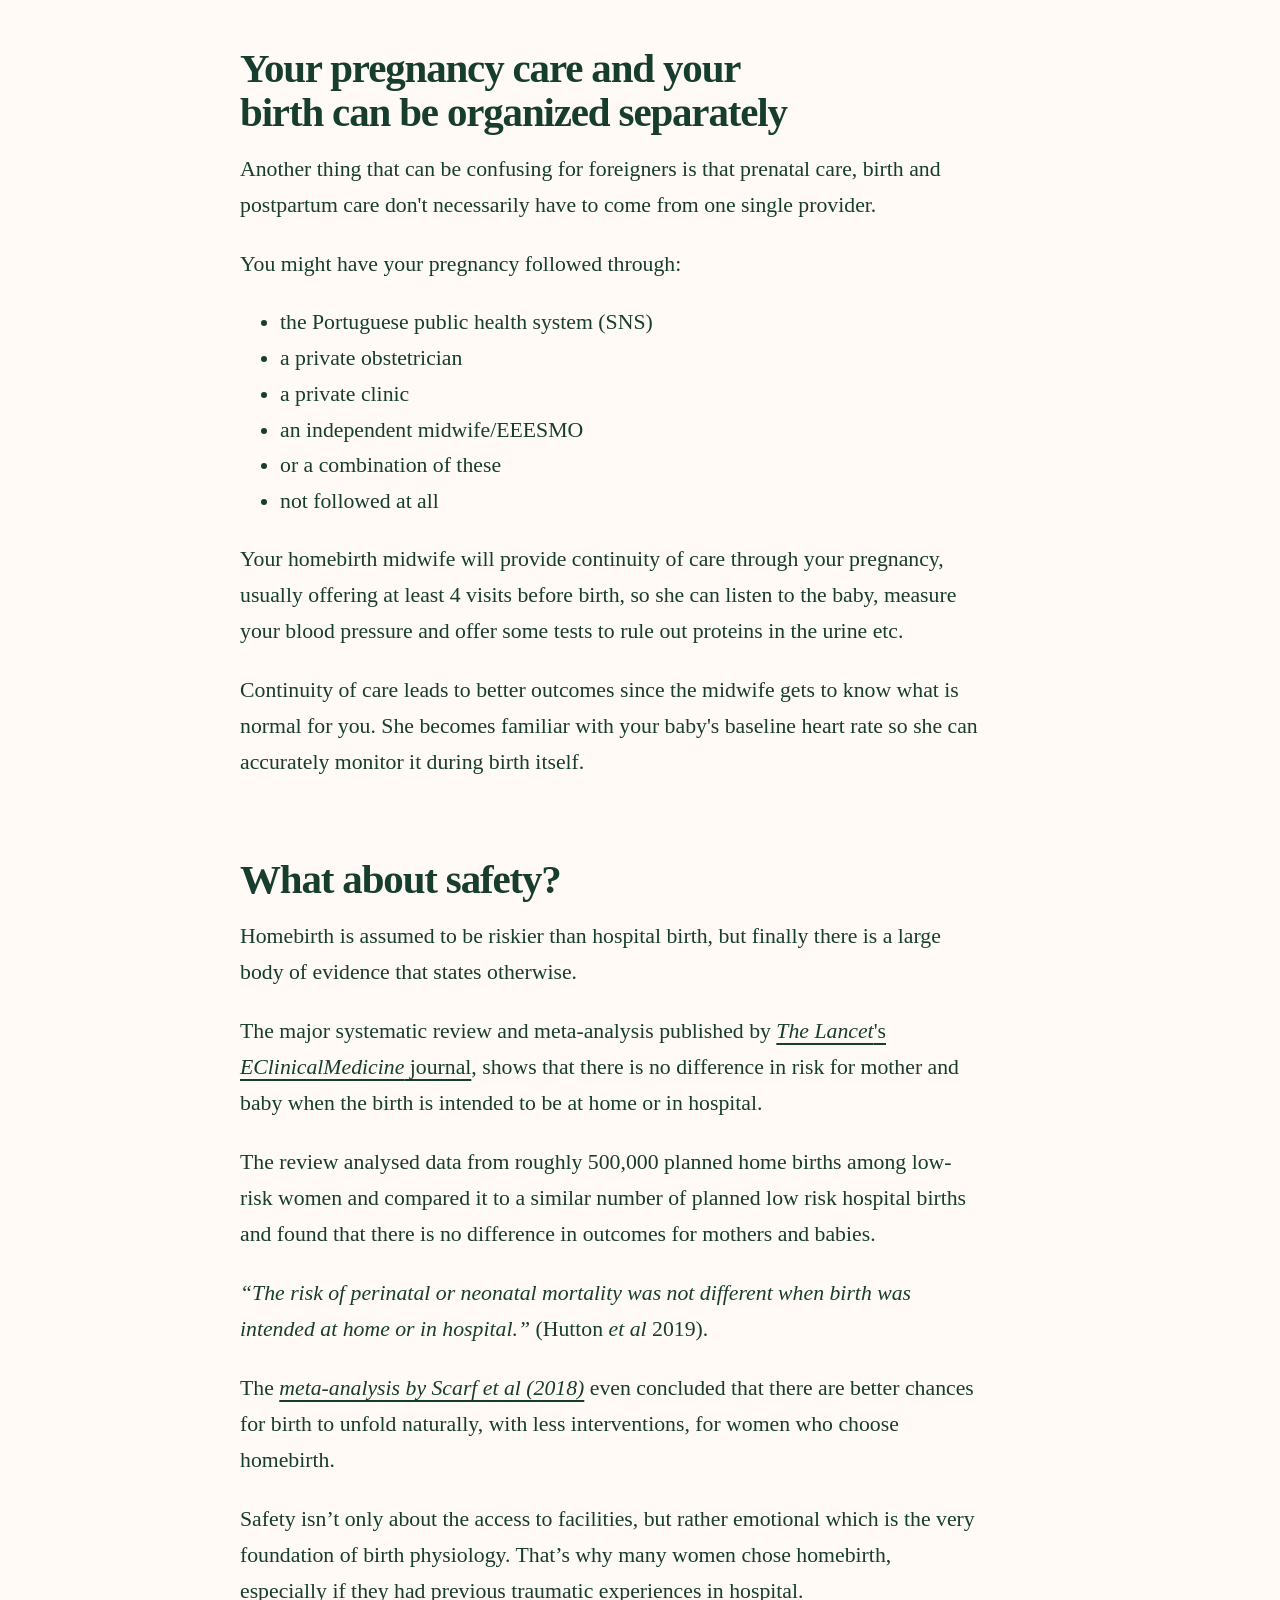
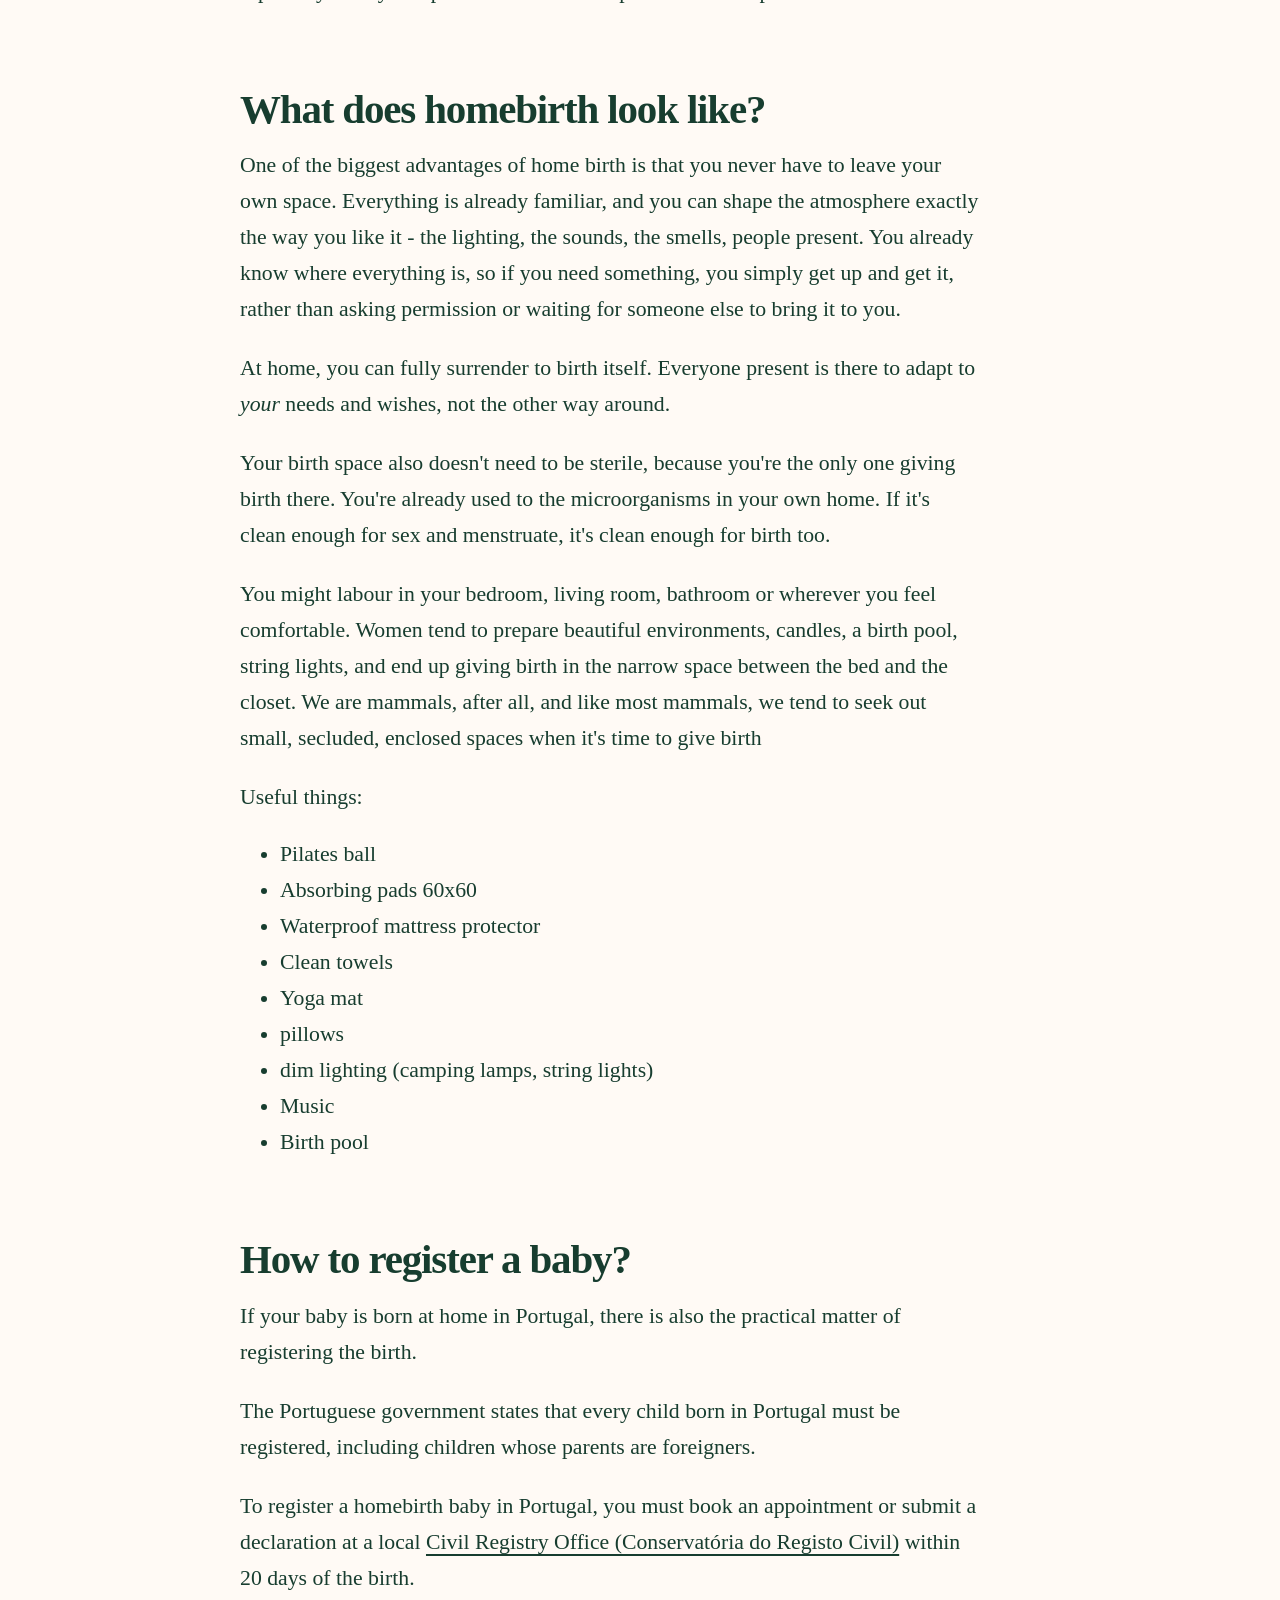
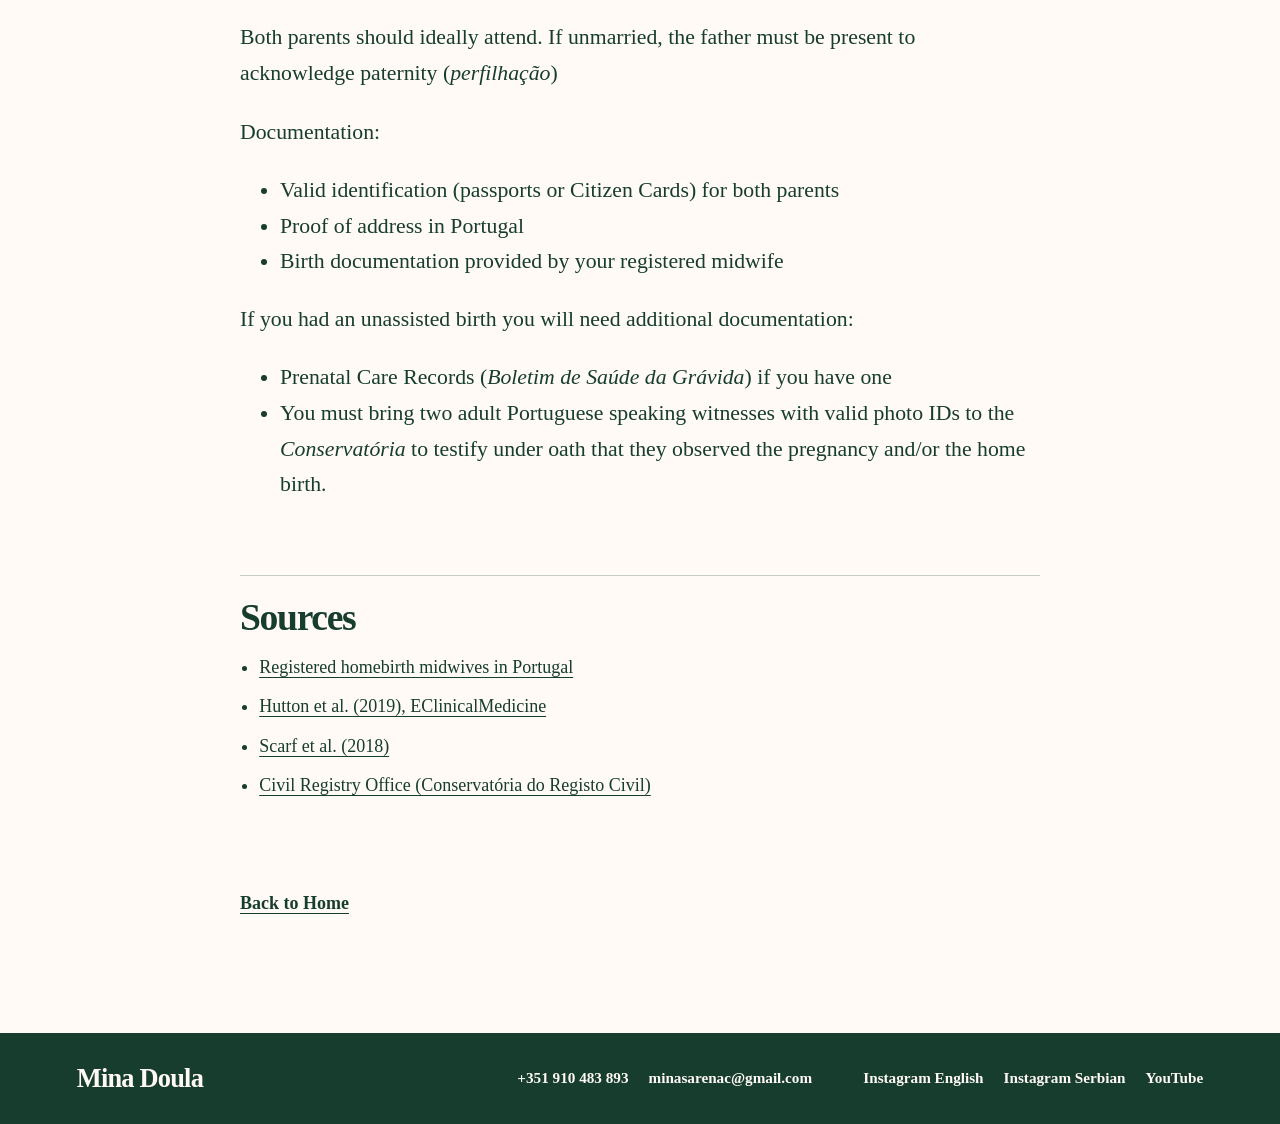
<file: blog/home-birth-portugal.html>
<!DOCTYPE html>
<html lang="en">
  <head>
    <meta charset="UTF-8" />
    <meta name="viewport" content="width=device-width, initial-scale=1.0" />
    <link rel="icon" href="../favicon.svg" type="image/svg+xml" />
    <meta name="description" content="What to expect from a home birth in Portugal as a foreigner, from Mina Doula." />
    <link rel="canonical" href="https://minadoula.com/blog/home-birth-portugal.html" />
    <meta property="og:type" content="article" />
    <meta property="og:site_name" content="Mina Doula" />
    <meta property="og:title" content="What to expect from a home birth in Portugal as a foreigner" />
    <meta property="og:description" content="What to expect from a home birth in Portugal as a foreigner, from Mina Doula." />
    <meta property="og:url" content="https://minadoula.com/blog/home-birth-portugal.html" />
    <meta property="og:image" content="https://minadoula.com/Images/About%20me/mina-at-sunset.jpeg" />
    <meta property="article:published_time" content="2026-09-17" />
<meta property="article:modified_time" content="2026-09-25" />
    <meta name="twitter:card" content="summary_large_image" />
    <title>What to expect from a home birth in Portugal as a foreigner | Mina Doula</title>
    <link rel="preconnect" href="https://fonts.googleapis.com" />
    <link rel="preconnect" href="https://fonts.gstatic.com" crossorigin />
    <link href="https://fonts.googleapis.com/css2?family=DM+Mono:wght@400;500&family=Fraunces:opsz,wght@9..144,500;9..144,600&family=Manrope:wght@500;600;700&display=swap" rel="stylesheet" />
    <link rel="stylesheet" href="../styles-feminine.css" />
<script type="application/ld+json">{"@context":"https://schema.org","@type":"BlogPosting","headline":"What to expect from a home birth in Portugal as a foreigner","description":"What to expect from a home birth in Portugal as a foreigner, from Mina Doula.","mainEntityOfPage":"https://minadoula.com/blog/home-birth-portugal.html","datePublished":"2026-09-17","dateModified":"2026-09-25","author":{"@type":"Person","name":"Mina","description":"Doula and birth photographer"},"publisher":{"@type":"Organization","name":"Mina Doula"}}</script>
  </head>
  <body>
    <a class="skip-link" href="#main">Skip to content</a>
    <div class="page-shell">
      <header class="site-header"><a class="wordmark" href="../index.html#top" aria-label="Mina Doula home"><span>Mina</span><span>Doula</span></a><nav class="site-nav" aria-label="Primary navigation"><a href="../index.html#about">About me</a><a href="../index.html#services">Services</a><a href="../index.html#photography">Photography</a><a href="../index.html#journal">Blog</a><a href="../index.html#faq">FAQ</a><a class="nav-contact" href="../index.html#contact">Contact me</a></nav></header>
<main id="main" class="blog-post-main"><article class="blog-post"><h1>What to expect from a home birth in Portugal as a foreigner</h1><div class="article-metadata" aria-label="Article details"><p>Written by Mina, doula and birth photographer</p><p><time datetime="2026-09-17">Published 17 September 2026</time></p><p><time datetime="2026-09-25">Last reviewed 25 September 2026</time></p></div><div class="blog-post-copy"><p>If you are pregnant and living in Portugal, you may eventually find yourself asking a question:</p><p>Can I have my baby at home in Portugal? And what does that actually look like?</p><p>The short answer is: homebirth is a legal option in Portugal, but the system around it is not as formally structured as it is in some other European countries.</p><p>For a foreigner, this can make the process feel confusing but on the other hand wonderfully personal. You may be used to a clearly defined homebirth pathway in your home country, with registered midwives, established referral systems and straightforward information. In Portugal, you may have to do considerably more of the research and planning yourself.</p><p>So, if you are considering a home birth here, this is what you should know.</p><h2 id="homebirth-exists-in-portugal-but-it-is-not-a-standardized-pathway">Homebirth exists in Portugal, but it is not a standardized pathway</h2><p>Homebirth is a valid option in Portugal, but currently there is no specific legislation regulating home birth as a separate maternity-care pathway.</p><p>This means you shouldn't expect a state-organized homebirth service comparable to systems where home birth is integrated into the public maternity system.</p><p>Instead, families generally need to find an appropriately qualified professional or team who provides this kind of care. Homebirth in Portugal is not covered by the health insurance, so midwife services have to be financed from your own pocket.</p><h2 id="who-attends-a-homebirth">Who attends a homebirth?</h2><p>In Portugal, the professional you will encounter is an Enfermeiro Especialista em Enfermagem de Saúde Materna e Obstétrica (EEESMO) - a nurse specialist in maternal and obstetric health.</p><p>This is the Portuguese professional qualification associated with midwifery practice. The Ordem dos Enfermeiros recognizes Maternal and Obstetric Health Nursing as a specialist nursing field, and its guidance states that EEESMO professionals are qualified to conduct normal birth.</p><p>If you are coming from the UK, Australia, Ireland, the Netherlands or another country where the word <strong>midwife</strong> is familiar, the terminology can be confusing.</p><p>If you are considering hiring someone, here is the list of registered homebirth midwives in Portugal:</p><p><a href="https://drive.google.com/file/d/1B2ZPp2utEvk_pKBsgx_bNawtLdTuAIKa/view" target="_blank" rel="noreferrer">Enfemeiras Obstetras e Parteiras Certificadas de Apoio ao Parto Domiciliar em Portugal ActJan2026.pdf</a></p><h2 id="you-may-need-to-build-your-own-care-team">You may need to build your own care team</h2><p>One of the biggest differences a foreigner may notice is the degree of responsibility placed on the family to organize their care.</p><p>Unlike in some other European countries where homebirth is part of public health services, in Portugal you will need to find your own homebirth professional, establish a relationship with them during pregnancy and discuss how they work.</p><p>Organizing it all on your own can feel overwhelming at first, but it grants you the freedom to choose a midwife who truly aligns with your vision and prioritizes what matters most to you.</p><p>The continuity of care has many benefits since the midwife you chose will be familiar with your pregnancy, wishes and birth environment.</p><p>You have time to build trust.</p><p>You can talk about your previous births, your fears, your preferences, your cultural background and what makes you feel safe.</p><p>And if Portuguese isn't your first language, language should absolutely be part of your conversation when choosing your birth team.</p><p>Being able to communicate clearly during labour is not a luxury.</p><h2 id="your-pregnancy-care-and-your-birth-can-be-organized-separately">Your pregnancy care and your birth can be organized separately</h2><p>Another thing that can be confusing for foreigners is that prenatal care, birth and postpartum care don't necessarily have to come from one single provider.</p><p>You might have your pregnancy followed through:</p><ul><li>the Portuguese public health system (SNS)</li><li>a private obstetrician</li><li>a private clinic</li><li>an independent midwife/EEESMO</li><li>or a combination of these</li><li>not followed at all</li></ul><p>Your homebirth midwife will provide continuity of care through your pregnancy, usually offering at least 4 visits before birth, so she can listen to the baby, measure your blood pressure and offer some tests to rule out proteins in the urine etc.</p><p>Continuity of care leads to better outcomes since the midwife gets to know what is normal for you. She becomes familiar with your baby's baseline heart rate so she can accurately monitor it during birth itself.</p><h2 id="what-about-safety">What about safety?</h2><p>Homebirth is assumed to be riskier than hospital birth, but finally there is a large body of evidence that states otherwise.</p><p>The major systematic review and meta-analysis published by <a href="https://www.thelancet.com/journals/eclinm/article/PIIS2589-5370(19)30119-1/fulltext" target="_blank" rel="noreferrer"><em>The Lancet</em>'s <em>EClinicalMedicine</em> journal</a>, shows that there is no difference in risk for mother and baby when the birth is intended to be at home or in hospital.</p><p>The review analysed data from roughly 500,000 planned home births among low-risk women and compared it to a similar number of planned low risk hospital births and found that there is no difference in outcomes for mothers and babies.</p><p><em>“The risk of perinatal or neonatal mortality was not different when birth was intended at home or in hospital.”</em> (Hutton <em>et al</em> 2019).</p><p>The <a href="https://link.springer.com/article/10.1186/s12884-019-2584-0" target="_blank" rel="noreferrer"><em>meta-analysis by Scarf et al (2018)</em></a> even concluded that there are better chances for birth to unfold naturally, with less interventions, for women who choose homebirth.</p><p>Safety isn’t only about the access to facilities, but rather emotional which is the very foundation of birth physiology. That’s why many women chose homebirth, especially if they had previous traumatic experiences in hospital.</p><h2 id="what-does-homebirth-look-like">What does homebirth look like?</h2><p>One of the biggest advantages of home birth is that you never have to leave your own space. Everything is already familiar, and you can shape the atmosphere exactly the way you like it - the lighting, the sounds, the smells, people present. You already know where everything is, so if you need something, you simply get up and get it, rather than asking permission or waiting for someone else to bring it to you.</p><p>At home, you can fully surrender to birth itself. Everyone present is there to adapt to <em>your</em> needs and wishes, not the other way around.</p><p>Your birth space also doesn't need to be sterile, because you're the only one giving birth there. You're already used to the microorganisms in your own home. If it's clean enough for sex and menstruate, it's clean enough for birth too.</p><p>You might labour in your bedroom, living room, bathroom or wherever you feel comfortable. Women tend to prepare beautiful environments, candles, a birth pool, string lights, and end up giving birth in the narrow space between the bed and the closet. We are mammals, after all, and like most mammals, we tend to seek out small, secluded, enclosed spaces when it's time to give birth</p><p>Useful things:</p><ul><li>Pilates ball</li><li>Absorbing pads 60x60</li><li>Waterproof mattress protector</li><li>Clean towels</li><li>Yoga mat</li><li>pillows</li><li>dim lighting (camping lamps, string lights)</li><li>Music</li><li>Birth pool</li></ul><h2 id="how-to-register-a-baby">How to register a baby?</h2><p>If your baby is born at home in Portugal, there is also the practical matter of registering the birth.</p><p>The Portuguese government states that every child born in Portugal must be registered, including children whose parents are foreigners.</p><p>To register a homebirth baby in Portugal, you must book an appointment or submit a declaration at a local <a href="https://irn.justica.gov.pt/" target="_blank" rel="noreferrer">Civil Registry Office (Conservatória do Registo Civil)</a> within 20 days of the birth.</p><p>Both parents should ideally attend. If unmarried, the father must be present to acknowledge paternity (<em>perfilhação</em>)</p><p>Documentation:</p><ul><li>Valid identification (passports or Citizen Cards) for both parents</li><li>Proof of address in Portugal</li><li>Birth documentation provided by your registered midwife</li></ul><p>If you had an unassisted birth you will need additional documentation:</p><ul><li>Prenatal Care Records (<em>Boletim de Saúde da Grávida</em>) if you have one</li><li>You must bring two adult Portuguese speaking witnesses with valid photo IDs to the <em>Conservatória</em> to testify under oath that they observed the pregnancy and/or the home birth.</li></ul></div><section class="article-sources" aria-labelledby="home-birth-sources"><h2 id="home-birth-sources">Sources</h2><ul><li><a href="https://drive.google.com/file/d/1B2ZPp2utEvk_pKBsgx_bNawtLdTuAIKa/view" target="_blank" rel="noreferrer">Registered homebirth midwives in Portugal</a></li><li><a href="https://www.thelancet.com/journals/eclinm/article/PIIS2589-5370(19)30119-1/fulltext" target="_blank" rel="noreferrer">Hutton et al. (2019), EClinicalMedicine</a></li><li><a href="https://link.springer.com/article/10.1186/s12884-019-2584-0" target="_blank" rel="noreferrer">Scarf et al. (2018)</a></li><li><a href="https://irn.justica.gov.pt/" target="_blank" rel="noreferrer">Civil Registry Office (Conservatória do Registo Civil)</a></li></ul></section><a class="blog-post-return" href="../index.html">Back to Home</a></article></main>
      <footer class="site-footer"><a class="wordmark" href="../index.html" aria-label="Mina Doula home"><span>Mina</span><span>Doula</span></a><div class="footer-contact"><a href="tel:+351910483893">+351 910 483 893</a><a href="mailto:minasarenac@gmail.com">minasarenac@gmail.com</a></div><div class="footer-socials"><a href="https://www.instagram.com/minadoula.pt/" target="_blank" rel="noreferrer">Instagram English</a><a href="https://www.instagram.com/_mama_sutra__?stkn=MW9pOHY4OGxkaHBrdQ==" target="_blank" rel="noreferrer">Instagram Serbian</a><a href="https://www.youtube.com/@MamasutraTV" target="_blank" rel="noreferrer">YouTube</a></div></footer>
    </div>
  </body>
</html>
</file>
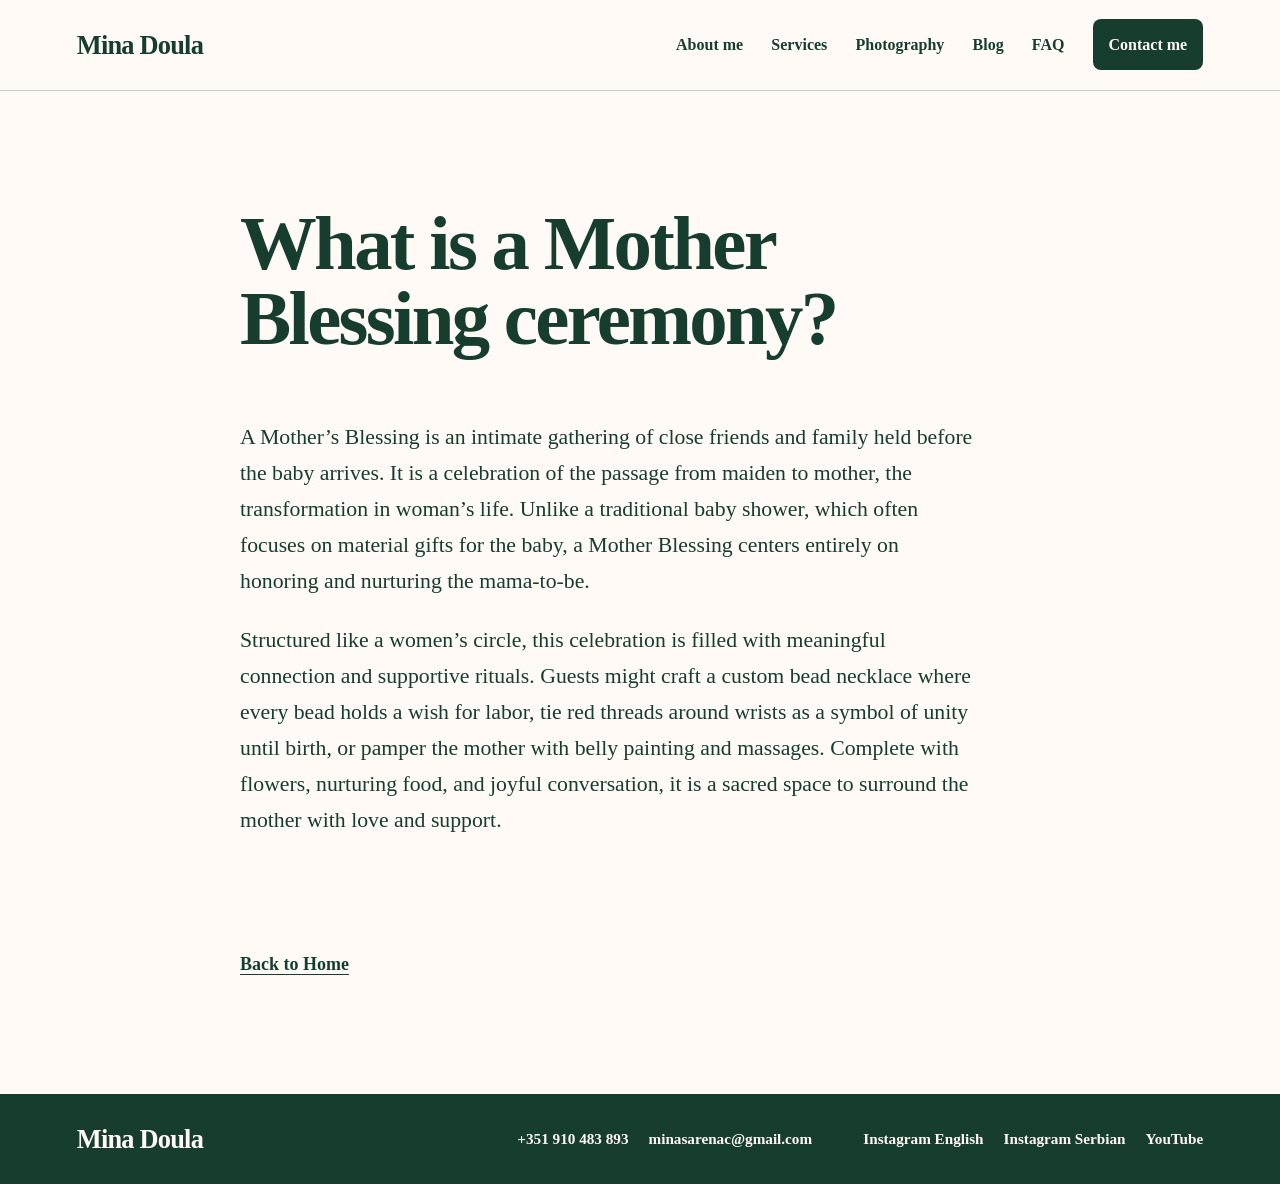
<file: blog/mothers-blessing.html>
<!DOCTYPE html>
<html lang="en">
  <head>
    <meta charset="UTF-8" />
    <meta name="viewport" content="width=device-width, initial-scale=1.0" />
    <link rel="icon" href="../favicon.svg" type="image/svg+xml" />
    <meta name="description" content="What a Mother’s Blessing ceremony is and how it supports a mother-to-be, from Mina Doula." />
    <link rel="canonical" href="https://minadoula.com/blog/mothers-blessing.html" />
    <meta property="og:type" content="article" />
    <meta property="og:site_name" content="Mina Doula" />
    <meta property="og:title" content="What is a Mother Blessing ceremony?" />
    <meta property="og:description" content="What a Mother’s Blessing ceremony is and how it supports a mother-to-be, from Mina Doula." />
    <meta property="og:url" content="https://minadoula.com/blog/mothers-blessing.html" />
    <meta property="og:image" content="https://minadoula.com/Images/About%20me/mina-at-sunset.jpeg" />
    <meta name="twitter:card" content="summary_large_image" />
    <title>What is a Mother Blessing ceremony? | Mina Doula</title>
    <link rel="preconnect" href="https://fonts.googleapis.com" />
    <link rel="preconnect" href="https://fonts.gstatic.com" crossorigin />
    <link href="https://fonts.googleapis.com/css2?family=DM+Mono:wght@400;500&family=Fraunces:opsz,wght@9..144,500;9..144,600&family=Manrope:wght@500;600;700&display=swap" rel="stylesheet" />
    <link rel="stylesheet" href="../styles-feminine.css" />
    <script type="application/ld+json">{"@context":"https://schema.org","@type":"BlogPosting","headline":"What is a Mother Blessing ceremony?","description":"What a Mother’s Blessing ceremony is and how it supports a mother-to-be, from Mina Doula.","mainEntityOfPage":"https://minadoula.com/blog/mothers-blessing.html","author":{"@type":"Person","name":"Mina"},"publisher":{"@type":"Organization","name":"Mina Doula"}}</script>
  </head>
  <body>
    <a class="skip-link" href="#main">Skip to content</a>
    <div class="page-shell">
      <header class="site-header"><a class="wordmark" href="../index.html#top" aria-label="Mina Doula home"><span>Mina</span><span>Doula</span></a><nav class="site-nav" aria-label="Primary navigation"><a href="../index.html#about">About me</a><a href="../index.html#services">Services</a><a href="../index.html#photography">Photography</a><a href="../index.html#journal">Blog</a><a href="../index.html#faq">FAQ</a><a class="nav-contact" href="../index.html#contact">Contact me</a></nav></header>
      <main id="main" class="blog-post-main"><article class="blog-post"><h1>What is a Mother Blessing ceremony?</h1><div class="blog-post-copy"><p>A Mother’s Blessing is an intimate gathering of close friends and family held before the baby arrives. It is a celebration of the passage from maiden to mother, the transformation in woman’s life. Unlike a traditional baby shower, which often focuses on material gifts for the baby, a Mother Blessing centers entirely on honoring and nurturing the mama-to-be.</p><p>Structured like a women’s circle, this celebration is filled with meaningful connection and supportive rituals. Guests might craft a custom bead necklace where every bead holds a wish for labor, tie red threads around wrists as a symbol of unity until birth, or pamper the mother with belly painting and massages. Complete with flowers, nurturing food, and joyful conversation, it is a sacred space to surround the mother with love and support.</p></div><a class="blog-post-return" href="../index.html">Back to Home</a></article></main>
      <footer class="site-footer"><a class="wordmark" href="../index.html" aria-label="Mina Doula home"><span>Mina</span><span>Doula</span></a><div class="footer-contact"><a href="tel:+351910483893">+351 910 483 893</a><a href="mailto:minasarenac@gmail.com">minasarenac@gmail.com</a></div><div class="footer-socials"><a href="https://www.instagram.com/minadoula.pt/" target="_blank" rel="noreferrer">Instagram English</a><a href="https://www.instagram.com/_mama_sutra__?stkn=MW9pOHY4OGxkaHBrdQ==" target="_blank" rel="noreferrer">Instagram Serbian</a><a href="https://www.youtube.com/@MamasutraTV" target="_blank" rel="noreferrer">YouTube</a></div></footer>
    </div>
  </body>
</html>
</file>
<file: styles-feminine.css>
:root {
  --forest: #173d2f;
  --green: #24533f;
  --mint: #dceee1;
  --blush: #f5d9df;
  --rose: #bf7782;
  --cream: #fffaf5;
  --soft-ink: #34584a;
  --line: rgba(23, 61, 47, 0.24);
  --display: "Bodoni Moda", Georgia, serif;
  --body: "Source Serif 4", Georgia, serif;
  --ui: "Source Serif 4", Georgia, serif;
  --type-hero: clamp(3.3rem, 5vw, 4.9rem);
  --type-display: clamp(2.7rem, 4.8vw, 5.2rem);
  --type-card: clamp(2rem, 2.8vw, 3rem);
  --type-reading: 1.125rem;
  --type-ui: 1rem;
}

* { box-sizing: border-box; }
html { scroll-behavior: smooth; }
body { margin: 0; color: var(--forest); background: var(--cream); font-family: var(--body); font-size: 1.125rem; line-height: 1.6; }
body::selection { color: var(--cream); background: var(--green); }
a { color: inherit; text-underline-offset: 0.25em; }
button, input, textarea, select { font: inherit; }
:focus-visible { outline: 3px solid var(--rose); outline-offset: 4px; }
.skip-link { position: fixed; top: .75rem; left: .75rem; z-index: 10; transform: translateY(-150%); padding: .5rem .75rem; color: var(--cream); background: var(--forest); font-family: var(--ui); }
.skip-link:focus { transform: translateY(0); }
.page-shell { overflow-x: clip; }
.section-pad { padding: clamp(5rem, 10vw, 10rem) clamp(1.25rem, 6vw, 6.5rem); }

.site-header { position: sticky; top: 0; z-index: 4; display: flex; align-items: center; justify-content: space-between; gap: 1rem; padding: 1.2rem clamp(1.25rem, 6vw, 6.5rem); color: var(--forest); background: rgba(255,250,245,.96); border-bottom: 1px solid var(--line); transition: transform 220ms ease; }
.site-header.header-hidden { transform: translateY(-105%); }
.wordmark { display: inline-flex; gap: .22em; font-family: var(--display); font-size: 1.65rem; font-weight: 600; line-height: 1; letter-spacing: -.03em; text-decoration: none; white-space: nowrap; }
.site-nav { display: flex; align-items: center; gap: clamp(1rem, 2.2vw, 2.5rem); font-family: var(--ui); font-size: 1rem; font-weight: 600; }
.site-nav a { text-decoration: none; }
.site-nav a:not(.nav-contact):hover { color: var(--rose); }
.nav-contact { padding: .8rem 1rem; color: var(--cream); background: var(--forest); border-radius: 8px; }
.menu-toggle { display: none; border: 0; color: inherit; background: transparent; font-family: var(--ui); font-size: 1rem; font-weight: 600; }

.hero { position: relative; display: grid; grid-template-columns: minmax(24rem, 1.1fr) minmax(20rem, .9fr); grid-template-areas: "copy image"; align-items: center; gap: clamp(2.25rem, 5vw, 6rem); min-height: 40rem; background: var(--blush); }
.hero-copy { grid-area: copy; position: relative; z-index: 1; max-width: 39rem; padding-top: clamp(1rem, 4vw, 4rem); }
h1, h2, h3, p { margin-top: 0; }
h1, h2, h3 { font-optical-sizing: auto; overflow-wrap: break-word; }
p { max-inline-size: 68ch; }
h1 { max-width: 14ch; margin-bottom: 1.5rem; font-family: var(--display); font-size: var(--type-hero); font-weight: 550; letter-spacing: -.035em; line-height: .94; text-wrap: balance; }
h1 span { display: block; max-width: 17ch; margin-top: .35em; font-size: .56em; font-weight: 500; line-height: 1.04; letter-spacing: -.025em; }
.hero-lede { max-width: 54ch; font-size: clamp(1.2rem, 1.5vw, 1.45rem); line-height: 1.55; }
.hero-actions { display: flex; flex-wrap: wrap; align-items: center; gap: 1.25rem; margin-top: 2.25rem; }
.button { display: inline-flex; justify-content: center; align-items: center; min-height: 3.45rem; padding: .9rem 1.2rem; border: 1px solid transparent; border-radius: 8px; font-family: var(--ui); font-size: 1.05rem; font-weight: 600; letter-spacing: .01em; text-decoration: none; transition: transform 180ms cubic-bezier(.2,.8,.2,1), background-color 180ms ease, border-color 180ms ease; }
.button:hover { border-color: var(--rose); transform: translateY(-2px); }
.button-sun { color: var(--cream); background: var(--forest); }
.button-cobalt { color: var(--cream); background: var(--green); }
.text-link { display: inline-block; font-family: var(--ui); font-size: 1.05rem; font-weight: 600; }
.hero-image { grid-area: image; position: relative; z-index: 1; min-height: 34rem; margin: 0; padding: .8rem; background: var(--mint); border-radius: 42px 42px 12px 12px; }
.hero-image img { display: block; width: 100%; height: 100%; min-height: 32rem; object-fit: cover; object-position: center 35%; border-radius: 34px 34px 4px 4px; filter: saturate(.88) contrast(1.02); }
.frame-mark { position: absolute; font-family: var(--ui); font-size: .9rem; }
.frame-mark-a { right: 1.3rem; bottom: 1.4rem; color: var(--forest); }
.hero-route { position: absolute; bottom: -1px; left: 0; width: 100%; height: 11rem; overflow: visible; pointer-events: none; opacity: .7; }
.hero-route path { fill: none; stroke: var(--rose); stroke-width: 2; stroke-dasharray: 5 10; animation: draw-route 18s linear infinite; }
@keyframes draw-route { to { stroke-dashoffset: -320; } }

.about { display: grid; grid-template-columns: minmax(11rem, .55fr) minmax(18rem, 1.2fr) minmax(14rem, .75fr); gap: clamp(2rem, 5vw, 6rem); align-items: start; background: var(--cream); }
h2 { margin-bottom: 1.25rem; font-family: var(--display); font-size: var(--type-display); font-weight: 550; letter-spacing: -.035em; line-height: .98; text-wrap: balance; }
.about-copy { max-width: 38rem; font-size: var(--type-reading); }
.about-copy p + p { margin-top: 1.25rem; }
.about-image { margin: 0; padding: .75rem; background: var(--blush); border-radius: 24px 24px 8px 8px; transform: translateY(2.4rem); }
.about-image img { display: block; width: 100%; aspect-ratio: .84; object-fit: cover; object-position: center; border-radius: 18px 18px 3px 3px; }

.services { background: var(--mint); }
.services-intro { display: grid; grid-template-columns: minmax(18rem, .95fr) minmax(16rem, .55fr); gap: 3rem; align-items: end; padding-bottom: 3.5rem; border-bottom: 1px solid var(--line); }
.services-intro p { max-width: 32rem; margin-bottom: .6rem; font-size: var(--type-reading); }
.service-list { border-bottom: 0; }
.service-item { display: grid; grid-template-columns: minmax(15rem, .8fr) minmax(20rem, 1.2fr); gap: clamp(2rem, 7vw, 8rem); padding: clamp(2.5rem, 5vw, 5rem) 0; border-top: 1px solid var(--line); }
.service-heading { display: flex; flex-direction: column; align-items: flex-start; }
.service-item h3 { margin-bottom: .3rem; font-family: var(--display); font-size: var(--type-card); font-weight: 550; letter-spacing: -.03em; line-height: 1.05; }
.service-heading > p { max-width: 26rem; margin-bottom: 0; font-size: 1.15rem; line-height: 1.45; }
.service-body > p { max-width: 49rem; margin-bottom: 1.35rem; font-size: 1.15rem; }
.service-definition { max-width: 47rem; margin: 1.8rem 0; padding: 1.1rem 0 1.1rem 1.3rem; border-left: 1px solid var(--rose); color: var(--soft-ink); font-size: 1.1rem; font-style: italic; line-height: 1.5; }
.service-definition p { margin: 0; }
.service-note { padding: 1.1rem 0 1.1rem 1.3rem; border-left: 1px solid var(--rose); color: var(--soft-ink); font-style: italic; }
.package-list { display: grid; gap: 0; margin-top: 2.3rem; border-top: 1px solid var(--line); }
.package-list section { padding: 1.45rem 0; border-bottom: 1px solid var(--line); }
.package-list section > div { display: flex; align-items: baseline; justify-content: space-between; gap: 1rem; }
.package-list h4 { margin: 0; font-family: var(--display); font-size: clamp(1.5rem, 2.1vw, 2rem); font-weight: 600; line-height: 1.1; letter-spacing: -.02em; }
.package-list span { flex: 0 0 auto; color: var(--rose); font-family: var(--ui); font-size: 1.08rem; font-weight: 600; }
.package-list p { margin: .85rem 0 0; font-size: 1.04rem; line-height: 1.5; }
.package-list ul { display: grid; gap: .45rem; margin: .95rem 0 0; padding-left: 1.2rem; font-size: 1.04rem; line-height: 1.5; }
.package-list li::marker { color: var(--rose); }
.package-list-compact { margin-top: 0; }
.service-item:hover h3 { color: var(--rose); }


.credentials { display: grid; grid-template-columns: 1fr; gap: 2.5rem; color: var(--cream); background: var(--forest); }
.credentials-copy p { max-width: 33rem; font-size: var(--type-reading); letter-spacing: .005em; }
.credential-list { display: grid; grid-template-columns: 1fr; gap: 1rem; max-width: 58rem; margin: 0; padding: 0; list-style: none; }
.credential-list li { display: grid; grid-template-columns: 4.25rem 1fr; gap: 1.25rem; min-height: 10.75rem; padding: 1.7rem; color: var(--forest); background: var(--cream); border-radius: 14px; }
.credential-icon { width: 2.2rem; height: 2.2rem; margin-top: .2rem; fill: none; stroke: var(--rose); stroke-width: 1.5; stroke-linecap: round; stroke-linejoin: round; }
.credential-list strong, .credential-list span { display: block; }
.credential-list strong { color: var(--forest); font-family: var(--display); font-size: clamp(1.65rem, 2.5vw, 2.35rem); font-weight: 600; line-height: 1; letter-spacing: -.025em; }
.credential-list span { margin-top: .65rem; font-size: 1.2rem; line-height: 1.45; }

.gallery { background: var(--blush); }
.gallery-heading, .gallery-page-heading { display: flex; align-items: end; justify-content: space-between; gap: 2rem; margin-bottom: 3rem; }
.gallery-heading p { max-width: 28rem; font-size: var(--type-reading); }
.bento-carousel { position: relative; }
.carousel-viewport { overflow: hidden; }
.carousel-track { display: flex; transform: translateX(0); transition: transform 750ms cubic-bezier(.22,.72,.17,1); will-change: transform; }
.bento-slide { display: grid; grid-template-columns: 1.2fr .78fr .78fr; grid-template-rows: repeat(2, minmax(13rem, 1fr)); grid-template-areas: "featured second third" "featured fourth fifth"; flex: 0 0 100%; gap: clamp(.7rem, 1.6vw, 1.35rem); min-width: 0; }
.bento-photo { display: block; position: relative; min-height: 0; padding: 0; overflow: hidden; color: inherit; background: var(--mint); border: 0; border-radius: 16px; cursor: zoom-in; }
.bento-photo:nth-child(1) { grid-area: featured; }
.bento-photo:nth-child(2) { grid-area: second; }
.bento-photo:nth-child(3) { grid-area: third; }
.bento-photo:nth-child(4) { grid-area: fourth; }
.bento-photo:nth-child(5) { grid-area: fifth; }
.bento-photo img, .masonry-photo img { display: block; width: 100%; height: 100%; object-fit: cover; transition: transform 650ms cubic-bezier(.2,.7,.2,1); }
.bento-photo:hover img, .bento-photo:focus-visible img, .masonry-photo:hover img, .masonry-photo:focus-visible img { transform: scale(1.045); }
.carousel-footer { display: grid; grid-template-columns: 1fr auto 1fr; align-items: center; margin-top: 1.4rem; }
.carousel-controls { display: flex; grid-column: 1; align-items: center; justify-self: start; gap: .85rem; }
.gallery-all-link { grid-column: 2; }
.carousel-status { min-width: 3.5rem; margin: 0; color: var(--forest); font-family: var(--ui); font-size: 1rem; font-variant-numeric: tabular-nums; text-align: center; }
.icon-button { display: grid; width: 2.8rem; height: 2.8rem; place-items: center; padding: 0; color: var(--forest); background: transparent; border: 1px solid currentColor; border-radius: 50%; cursor: pointer; transition: color 200ms ease, background 200ms ease, transform 200ms ease; }
.icon-button svg { width: 1.2rem; fill: none; stroke: currentColor; stroke-linecap: round; stroke-linejoin: round; stroke-width: 1.8; }
.icon-button:hover, .icon-button:focus-visible { color: var(--cream); background: var(--forest); transform: translateY(-2px); }

.gallery-page { background: var(--cream); }
.gallery-page-main { min-height: 75vh; background: var(--blush); }
.gallery-page-heading { max-width: var(--content-width); margin-right: auto; margin-left: auto; }
.masonry-gallery { column-count: 3; column-gap: clamp(.75rem, 1.8vw, 1.5rem); }
.masonry-photo { display: block; width: 100%; margin: 0 0 clamp(.75rem, 1.8vw, 1.5rem); padding: 0; overflow: hidden; background: var(--mint); border: 0; border-radius: 14px; break-inside: avoid; cursor: zoom-in; }
.masonry-photo img { height: auto; }

.lightbox { width: min(94vw, 76rem); max-width: none; max-height: 92vh; padding: 0; overflow: visible; color: var(--cream); background: var(--forest); border: 0; border-radius: 16px; }
.lightbox::backdrop { background: rgba(7, 41, 33, .78); backdrop-filter: blur(5px); }
.lightbox-frame { display: grid; grid-template-columns: auto minmax(0, 1fr) auto; align-items: center; gap: .8rem; padding: clamp(.75rem, 2vw, 1.25rem); }
.lightbox-figure { display: grid; gap: .75rem; justify-items: center; margin: 0; min-width: 0; }
.lightbox-figure img { display: block; width: auto; max-width: 100%; max-height: calc(92vh - 6.5rem); object-fit: contain; }
.lightbox-figure figcaption { font-family: var(--ui); font-size: .95rem; }
.lightbox .icon-button { color: var(--cream); }
.lightbox .icon-button:hover, .lightbox .icon-button:focus-visible { color: var(--forest); background: var(--cream); }
.lightbox-close { position: absolute; top: .75rem; right: .75rem; z-index: 1; }

.journal { color: var(--cream); background: var(--green); }
.journal-title { max-width: 42rem; }
.journal-list { display: grid; grid-template-columns: repeat(3, 1fr); gap: 1.5rem; margin-top: 3rem; }
.journal-list article { display: flex; min-height: 16rem; flex-direction: column; justify-content: space-between; padding: 1.75rem; background: rgba(255,250,245,.08); border: 1px solid rgba(220,238,225,.45); border-radius: 14px; }
.journal-list h3 { margin: auto 0 1rem; font-family: var(--display); font-size: var(--type-card); font-weight: 550; letter-spacing: -.03em; line-height: 1.04; }
.journal-list a { display: flex; min-height: 100%; flex-direction: column; color: inherit; text-decoration: none; }
.journal-list p { margin-bottom: 1.5rem; color: var(--mint); font-size: 1.05rem; line-height: 1.45; }
.journal-list .journal-meta { margin: 0 0 1.25rem; color: var(--mint); font-family: var(--ui); font-size: .92rem; font-weight: 500; line-height: 1.35; }
.journal-meta time::before { content: " · "; }
.journal-list span { margin-top: auto; color: var(--blush); font-size: 1.05rem; font-weight: 600; }
.journal-list article { transition: transform 180ms ease, background-color 180ms ease, border-color 180ms ease; }
.journal-list article:hover { background: rgba(255,250,245,.16); border-color: var(--blush); transform: translateY(-.35rem); }

.blog-post-main { padding-block: clamp(4.5rem, 9vw, 8rem); }
.blog-post { width: min(100%, 50rem); margin-inline: auto; }
.blog-post h1 { max-width: 18ch; color: var(--forest); font-family: var(--display); font-size: clamp(2.8rem, 6vw, 5.5rem); font-weight: 550; letter-spacing: -.035em; line-height: .98; text-wrap: balance; }
.blog-post-copy { margin-top: clamp(2.5rem, 5vw, 4.5rem); color: var(--forest); font-size: clamp(1.15rem, 1.7vw, 1.4rem); line-height: 1.65; }
.blog-post-copy p + p { margin-top: 1.45rem; }
.blog-post-copy h2 { max-width: 28ch; margin: clamp(3rem, 6vw, 5.25rem) 0 1.1rem; color: var(--forest); font-family: var(--display); font-size: clamp(1.75rem, 3.2vw, 2.7rem); font-weight: 600; letter-spacing: -.028em; line-height: 1.08; text-wrap: balance; }
.blog-post-copy h2 + p { margin-top: 0; }
.article-metadata { display: flex; flex-wrap: wrap; gap: .45rem 1.25rem; margin: 2rem 0 0; padding: 1rem 0; border-top: 1px solid var(--line); border-bottom: 1px solid var(--line); color: var(--soft-ink); font-family: var(--ui); font-size: .94rem; line-height: 1.45; }
.article-metadata p { margin: 0; }
.article-sources { margin-top: clamp(3rem, 6vw, 4.5rem); padding-top: 1.5rem; border-top: 1px solid var(--line); }
.article-sources h2 { margin-bottom: 1rem; font-size: clamp(1.7rem, 3vw, 2.35rem); }
.article-sources ul { display: grid; gap: .65rem; margin: 0; padding-left: 1.2rem; }
.article-sources a { text-underline-offset: .22em; }
.article-sources a:hover, .article-sources a:focus-visible { color: var(--rose); }
.blog-post-return { display: inline-block; margin-top: clamp(3rem, 7vw, 6rem); color: var(--forest); font-family: var(--ui); font-weight: 650; text-underline-offset: .22em; }
.blog-post-return:hover, .blog-post-return:focus-visible { color: var(--rose); }

.testimonials { order: 2; min-width: 0; }
.testimonials-content { max-width: 56rem; }
.testimonial-carousel { display: grid; gap: 1.25rem; }
.testimonial-viewport { overflow: hidden; }
.testimonial-track { display: flex; transform: translateX(0); transition: transform 520ms cubic-bezier(.22,.72,.17,1); will-change: transform; }
.testimonial-slide { display: flex; flex: 0 0 100%; flex-direction: column; justify-content: space-between; box-sizing: border-box; min-height: 31rem; margin: 0; padding: clamp(1.75rem, 4vw, 3.25rem); color: var(--forest); background: rgba(255, 250, 245, .78); border: 1px solid rgba(23, 61, 47, .14); border-radius: 16px; }
.testimonial-slide::before { width: fit-content; margin-bottom: 1.45rem; padding: .35rem .55rem; color: var(--forest); background: var(--mint); border-radius: 5px; content: "Testimonials"; font-family: var(--ui); font-size: .74rem; font-weight: 650; letter-spacing: .075em; line-height: 1; text-transform: uppercase; }
.testimonial-slide:first-child::before { margin-bottom: .8rem; }
.testimonial-slide blockquote { margin: 0; font-family: var(--body); font-size: clamp(1.06rem, 1.4vw, 1.22rem); font-weight: 500; line-height: 1.55; }
.testimonial-slide blockquote p { margin: 0; }
.testimonial-slide blockquote p + p { margin-top: 1rem; }
.testimonial-slide figcaption { display: grid; gap: .2rem; margin-top: 2rem; padding-top: 1rem; border-top: 1px solid rgba(23, 61, 47, .15); font-family: var(--ui); font-size: .98rem; line-height: 1.3; }
.testimonial-slide figcaption strong { font-size: 1.05rem; }
.testimonial-controls { display: flex; align-items: center; gap: .85rem; }
.testimonial-status { min-width: 3.5rem; margin: 0; color: var(--forest); font-family: var(--ui); font-size: 1rem; font-variant-numeric: tabular-nums; text-align: center; }

.faq { display: grid; grid-template-columns: .85fr 1.15fr; gap: clamp(2rem, 7vw, 9rem); background: var(--cream); }
.faq-list { border-top: 1px solid var(--line); }
.faq-list > p { margin: 0; padding: 1.55rem 0; border-bottom: 1px solid var(--line); font-size: clamp(1.25rem, 2vw, 1.55rem); font-weight: 600; line-height: 1.35; }
details { border-bottom: 1px solid var(--line); }
summary { position: relative; padding: 1.4rem 2.1rem 1.4rem 0; cursor: pointer; font-family: var(--ui); font-size: 1.1rem; font-weight: 600; list-style: none; }
summary::-webkit-details-marker { display: none; }
summary::after { position: absolute; top: 1rem; right: 0; content: "+"; color: var(--rose); font-family: var(--display); font-size: 1.7rem; }
details[open] summary::after { content: "−"; }
details p { max-width: 45rem; padding-bottom: 1.2rem; }

.contact { display: grid; grid-template-columns: minmax(18rem, .82fr) minmax(0, 1.18fr); gap: clamp(3rem, 8vw, 9rem); align-items: start; background: var(--mint); }
.contact-info { order: 1; }
.contact .testimonials-heading { margin-bottom: 1.5rem; }
.contact .testimonials-content { max-width: none; }
.contact-intro { max-width: 34rem; margin: 1.35rem 0 0; font-size: var(--type-reading); }
.contact-details { display: grid; margin-top: clamp(2.5rem, 5vw, 4.5rem); border-top: 1px solid var(--line); }
.contact-method { display: grid; gap: .35rem; padding: 1.35rem 0; border-bottom: 1px solid var(--line); color: var(--forest); text-decoration: none; transition: color 180ms ease, padding-left 180ms ease; }
.contact-method span { font-family: var(--ui); font-size: .85rem; font-weight: 600; letter-spacing: .08em; text-transform: uppercase; }
.contact-method strong { font-family: var(--display); font-size: clamp(1.5rem, 2.4vw, 2.15rem); font-weight: 550; letter-spacing: -.025em; line-height: 1.05; }
.contact-method:hover, .contact-method:focus-visible { padding-left: .6rem; color: var(--rose); }
.contact-socials { display: grid; align-self: end; border-top: 1px solid var(--line); border-bottom: 1px solid var(--line); }
.social-link { display: grid; grid-template-columns: 1.8rem minmax(0, 1fr); align-content: center; gap: .25rem .9rem; min-height: 5.5rem; padding: 1rem 0; color: var(--forest); font-family: var(--ui); font-size: 1.12rem; font-weight: 600; text-decoration: none; transition: color 180ms ease, padding-left 180ms ease; }
.social-link + .social-link { border-top: 1px solid var(--line); }
.social-link svg { width: 1.35rem; height: 1.35rem; fill: none; stroke: currentColor; stroke-linecap: round; stroke-linejoin: round; stroke-width: 1.55; }
.social-link:hover, .social-link:focus-visible { padding-left: .6rem; color: var(--rose); }
.social-handle { grid-column: 2; color: var(--soft-ink); font-size: .92rem; font-weight: 500; }

.site-footer { display: grid; grid-template-columns: minmax(10rem, 1fr) minmax(15rem, auto) minmax(14rem, auto); gap: 1.25rem clamp(1.5rem, 4vw, 4rem); align-items: center; padding: 2rem clamp(1.25rem, 6vw, 6.5rem); color: var(--cream); background: var(--forest); }
.site-footer .wordmark { color: inherit; }
.footer-contact, .footer-socials { display: flex; flex-wrap: wrap; gap: .5rem 1.25rem; font-family: var(--ui); font-size: .95rem; font-weight: 600; line-height: 1.35; }
.site-footer a { color: inherit; text-decoration: none; }
.footer-contact a:hover, .footer-contact a:focus-visible, .footer-socials a:hover, .footer-socials a:focus-visible { color: var(--blush); text-decoration: underline; text-underline-offset: .22em; }


@media (max-width: 900px) {
  .hero { grid-template-columns: 1fr; grid-template-areas: "copy" "image" "facts"; min-height: auto; }
  .hero-image { min-height: 30rem; }
  .hero-image img { min-height: 28rem; }
  .about, .credentials, .faq, .contact, .testimonials, .site-footer { grid-template-columns: 1fr; }
  .about-image { max-width: 26rem; transform: none; }
  .services-intro { grid-template-columns: 1fr; gap: .5rem; }
  .journal-list { grid-template-columns: 1fr; }
  .testimonial-slide { min-height: 0; }
  .journal-list article { min-height: 16rem; }
}

@media (max-width: 820px) {
  .site-header { align-items: flex-start; }
  .menu-toggle { display: block; }
  .site-nav { display: none; width: 100%; flex-direction: column; align-items: flex-start; padding-top: 1rem; }
  .site-header.menu-open { flex-wrap: wrap; }
  .site-header.menu-open .site-nav { display: flex; }
  .nav-contact { width: 100%; }
}

@media (max-width: 680px) {
  .hero { gap: 2rem; }
  .hero-image { min-height: 24rem; padding: .55rem; border-radius: 28px 28px 8px 8px; }
  .hero-image img { min-height: 22rem; border-radius: 23px 23px 3px 3px; }
  .hero-route { height: 6rem; }
  .service-item { grid-template-columns: 1fr; gap: 1rem; }
  .credential-list li { grid-template-columns: 3.2rem 1fr; min-height: 0; padding: 1.35rem; }
  .gallery-heading, .gallery-page-heading { align-items: flex-start; flex-direction: column; gap: 1rem; }
  .bento-slide { grid-template-columns: 1fr 1fr; grid-template-rows: 16rem 10rem 10rem; grid-template-areas: "featured featured" "second third" "fourth fifth"; }
  .masonry-gallery { column-count: 2; }
  .lightbox { width: 100vw; max-height: 100vh; border-radius: 0; }
  .lightbox-frame { grid-template-columns: 1fr auto; grid-template-rows: 1fr auto; height: 100vh; padding: 3.75rem .75rem .75rem; }
  .lightbox-figure { grid-column: 1 / -1; grid-row: 1; }
  .lightbox-figure img { max-height: calc(100vh - 9rem); }
  .lightbox-frame [data-lightbox-previous] { grid-column: 1; grid-row: 2; justify-self: end; }
  .lightbox-frame [data-lightbox-next] { grid-column: 2; grid-row: 2; }
}

@media (prefers-reduced-motion: reduce) {
  *, *::before, *::after { scroll-behavior: auto !important; animation-duration: .01ms !important; animation-iteration-count: 1 !important; transition-duration: .01ms !important; }
}
</file>
